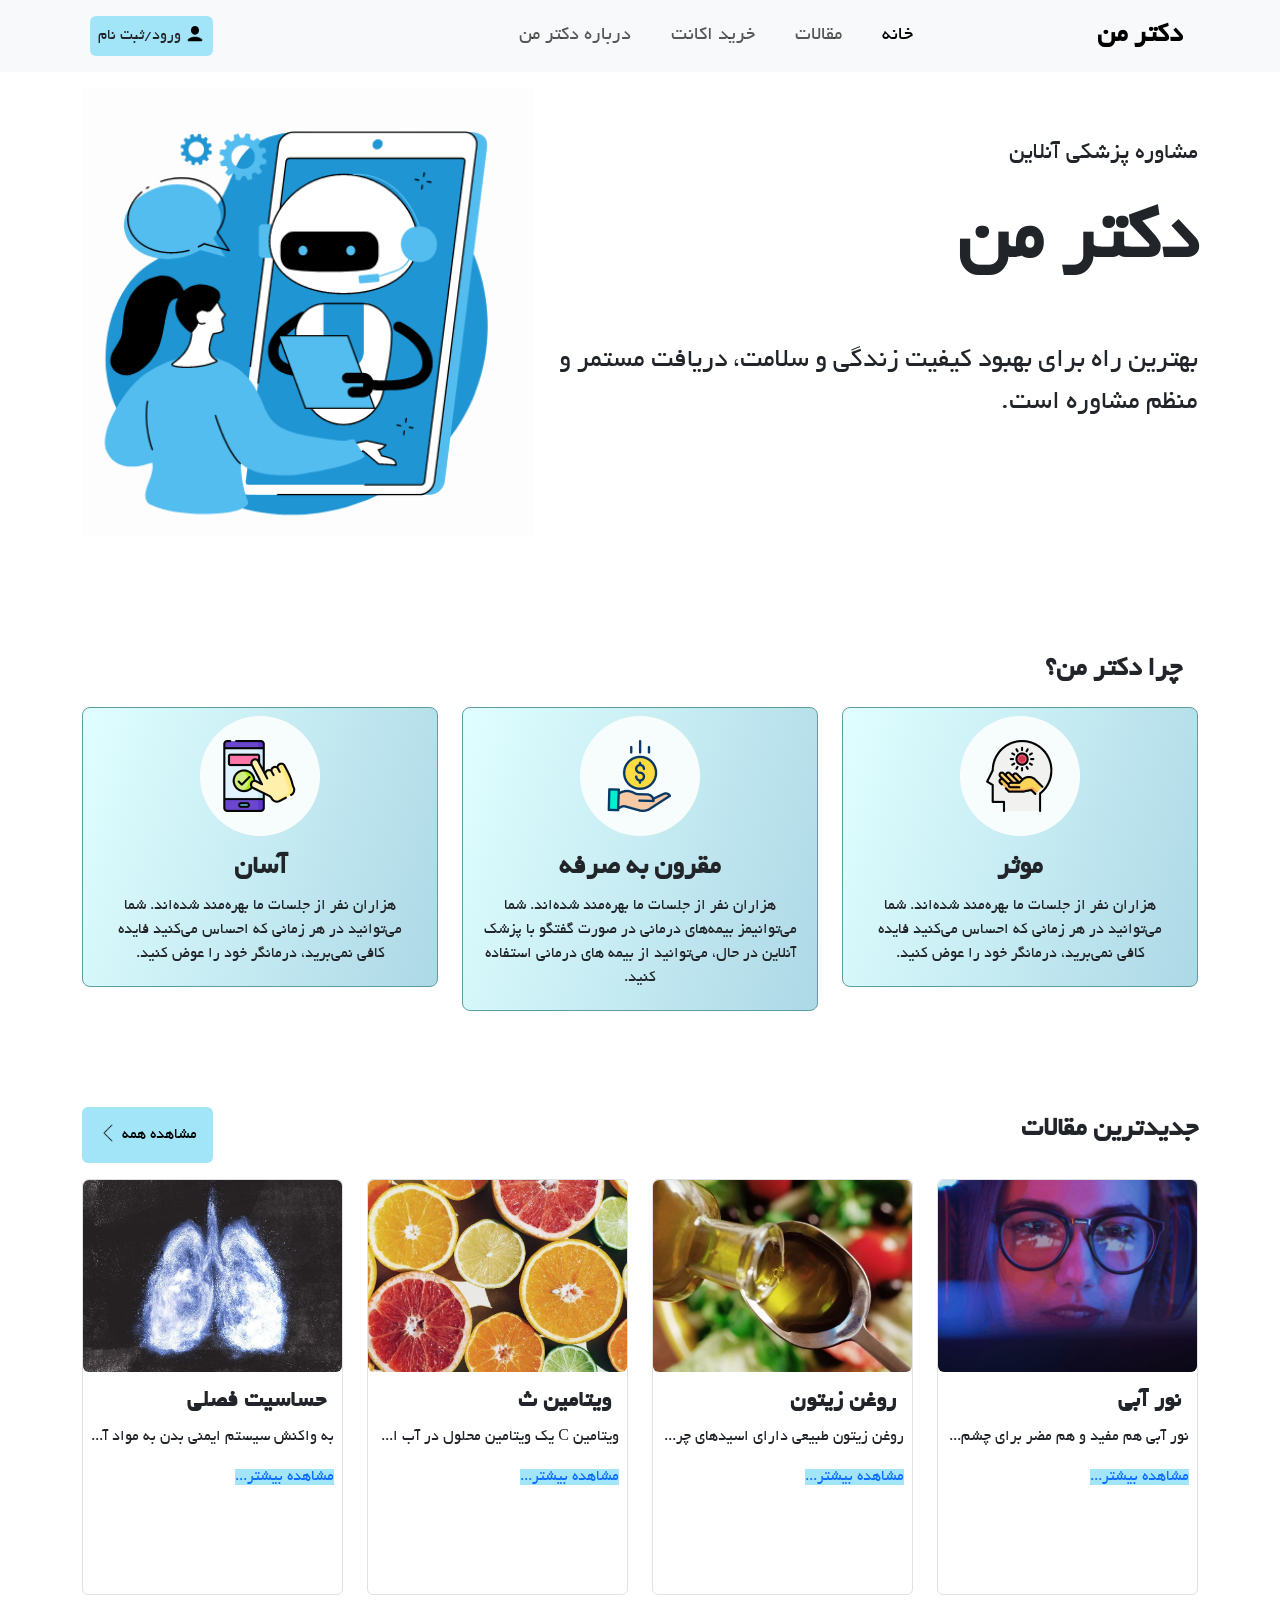
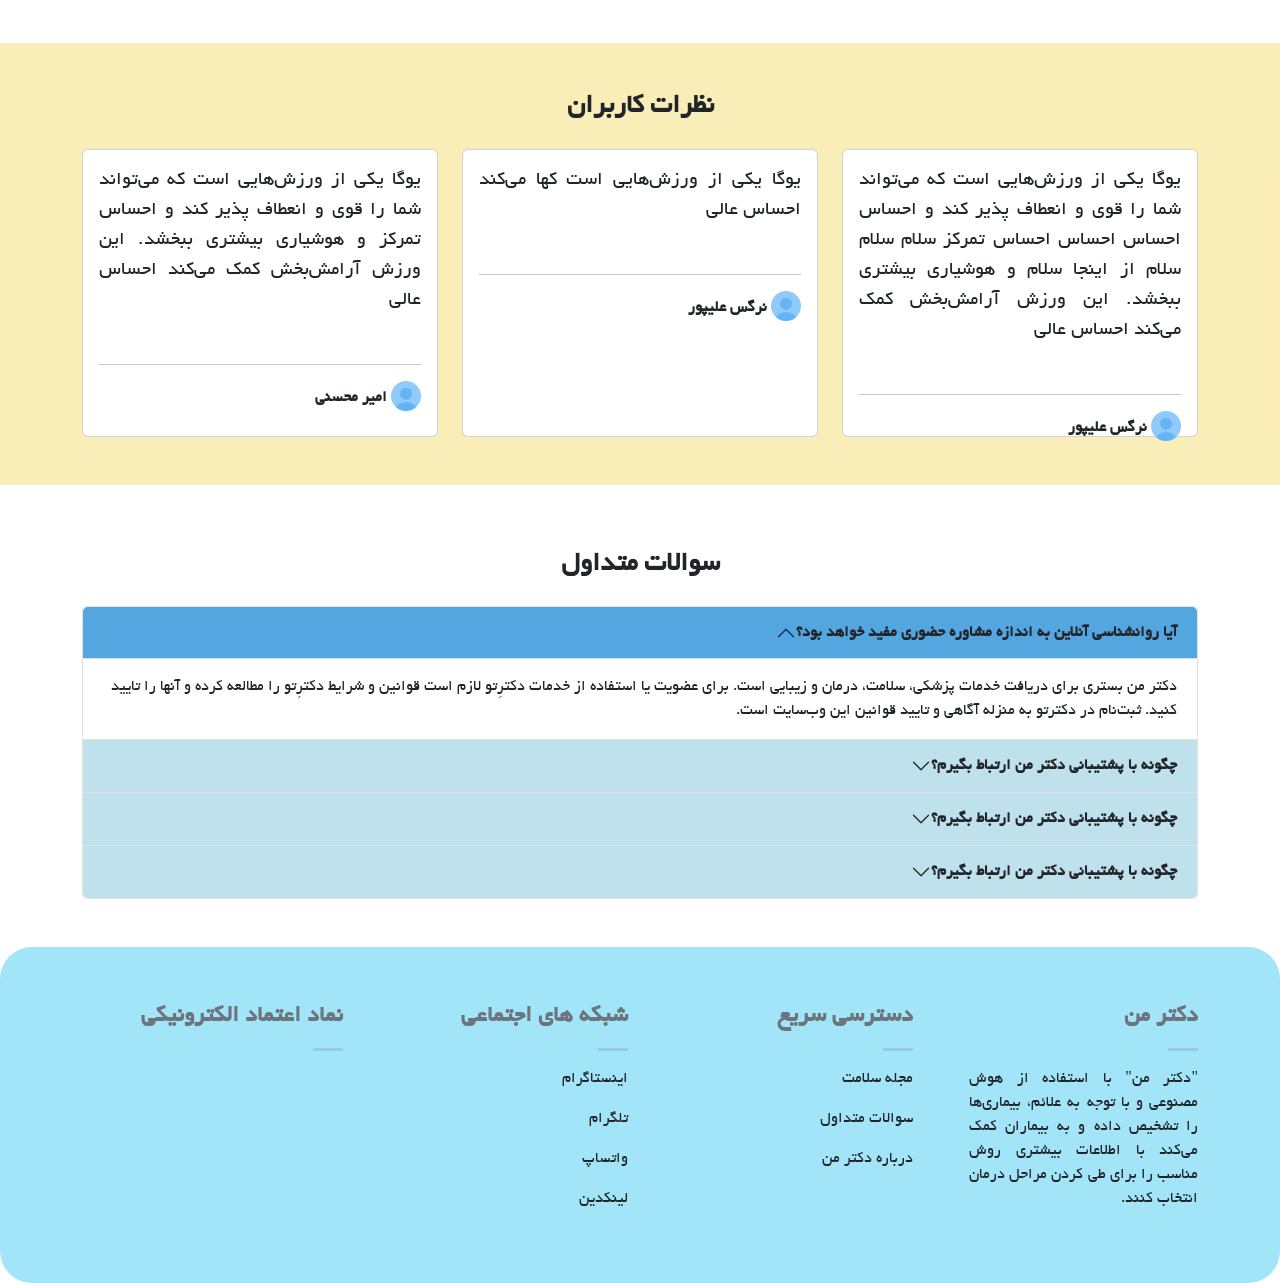
<file: index.html>
<!DOCTYPE html>
<html lang="fa">
<head>
    <meta charset="UTF-8">
    <meta name="viewport" content="width=device-width, initial-scale=1.0">
    <link href="https://cdn.jsdelivr.net/npm/bootstrap@5.3.3/dist/css/bootstrap.min.css" rel="stylesheet" integrity="sha384-QWTKZyjpPEjISv5WaRU9OFeRpok6YctnYmDr5pNlyT2bRjXh0JMhjY6hW+ALEwIH" crossorigin="anonymous">
    <link rel="stylesheet" href="css/style.css">
    <script src="jquery-3.7.1.min.js"></script>
    <title>Document</title>
</head>
<body>
    <script src="https://cdn.jsdelivr.net/npm/bootstrap@5.3.3/dist/js/bootstrap.bundle.min.js" integrity="sha384-YvpcrYf0tY3lHB60NNkmXc5s9fDVZLESaAA55NDzOxhy9GkcIdslK1eN7N6jIeHz" crossorigin="anonymous"></script>
    <script src="articles.js"></script>
  <header>
    <nav class="navbar navbar-expand-lg bg-body-tertiary">
      <div class="container-fluid container-xl">
        <button class="navbar-toggler" type="button" data-bs-toggle="collapse" data-bs-target="#navbarNavAltMarkup" aria-controls="navbarNavAltMarkup" aria-expanded="false" aria-label="Toggle navigation">
          <span class="navbar-toggler-icon"></span>
        </button>
        <a class="navbar-brand fs-3 fw-bold" href="#">
          دکتر من
        </a>
        <div class="d-lg-none">
          <a href="#" class="text-decoration-none">
            <img src="assets/images/user24.png" alt="">
          </a>
          <a href="#" class="text-decoration-none">
            <img src="assets/images/searcg24/icons8-search-24.png" alt="">
          </a>
        </div>
        <div class="collapse navbar-collapse justify-content-lg-between" id="navbarNavAltMarkup">
          <div class="navbar-nav gap-lg-4 w-75 justify-content-center">
            <a class="nav-link active fs-5" aria-current="page" href="docteroto.html">خانه</a>
            <a class="nav-link fs-5" href="articles.html">مقالات</a>
            <a class="nav-link fs-5" href="buyAccount.html">خرید اکانت</a>
            <!-- <a class="nav-link fs-5" href="#">تماس با ما</a> -->
            <a class="nav-link fs-5" href="AboutDoctoreTo.html">درباره دکتر من</a>
          </div>
          <div class="enter">
            <a href="login.html" class="enter_register text-dark p-2 rounded fs-6 m-2 d-none d-lg-inline-block">
              <img src="assets/images/icons8-user-30.png" width="20px" alt="">
                ورود/ثبت نام
            </a>
          </div>
        </div>


      </div>
    </nav>

    <div class="container-fluid container-xl">
      <div class="row">
        <div class="col-lg-7 col-12">
          <div>
            <p class="fw-light fs-4 mt-5 text-center text-lg-end pt-3">
              مشاوره پزشکی آنلاین
            </p>
            <h1 class="fw-bold title_main_header my-4 text-center text-lg-end">دکتر من</h1>
            <div class="d-lg-none">
              <div>
                <img src="assets/images/col.PNG" class="w-100 main_img justify-content-center">
              </div>
            </div>
            <p class="fw-light fs-3 text-center text-lg-end mt-5">بهترین راه برای بهبود کیفیت زندگی و سلامت، دریافت مستمر و منظم مشاوره است.</p>
          </div>
          <!-- <div class="mt-4 text-center text-lg-end">
            <a href="gpt.html" class="w-10 p-2 ms-3 align-items-center justify-content-center get_consult border border-2 rounded fs-4 fw-bold ">
                دریافت مشاوره
            </a>
            <a href="#" class="w-10 p-2 align-items-center justify-content-center get_consult border border-2 rounded fs-4 fw-bold">
              بیشتر بدانید 
          </a>
          </div> -->
        </div>
        <div class="col-lg-5 col-12 d-none d-lg-block">
          <div>
            <img src="assets/images/col.PNG" class="w-100 main_img justify-content-center pb-5 pt-3">
          </div>
        </div>
      </div>
    </div>
  </header>

  <main>
    <!-- properties -->
    <div class="container-fluid container-xl pb-5 pt-5">
      <div class="header_container_title fs-3 fw-bold p-3">چرا دکتر من؟</div>
      <div class="row row-gap-5">
        <div class="col-12 col-lg-4">
          <div class="box_property mb-1 m-lg-0 box_property_1 d-flex flex-column justify-content-center text-center rounded-3 pt-0">
            <div class="icon_property mb-3">
              <img src="assets/images/effi.png" class="mt-2"  alt="">
            </div>
            <h1 class="fs-3 fw-bold mb-2">موثر</h1>
            <p class="fs-6 lh-md mb-0">هزاران نفر از جلسات ما بهره‌مند شده‌اند. شما می‌توانید در هر زمانی که احساس می‌کنید فایده کافی نمی‌برید، درمانگر خود را عوض کنید.</p>
          </div>
        </div>
        <div class="col-12 col-lg-4">
          <div class="box_property mb-3 m-lg-0 box_property_1 d-flex flex-column justify-content-center text-center rounded-3 pt-0">
            <div class="icon_property mb-3">
              <img src="assets/images/cost.png" class="mt-2" alt="">
            </div>
            <h1 class="fs-3 fw-bold mb-2">مقرون به صرفه</h1>
            <p class="fs-6 lh-md mb-0">هزاران نفر از جلسات ما بهره‌مند شده‌اند. شما می‌توانیمز بیمه‌های درمانی
              در صورت گفتگو با پزشک آنلاین در حال، می‌توانید از بیمه های درمانی استفاده کنید.</p>
          </div>
        </div>
        <div class="col-12 col-lg-4">
          <div class="box_property mb-3 m-lg-0 box_property_1 d-flex flex-column justify-content-center text-center rounded-3 pt-0">
            <div class="icon_property mb-3">
              <img src="assets/images/easy.png" class="mt-2"  alt="">
            </div>
            <h1 class="fs-3 fw-bold mb-2">آسان</h1>
            <p class="fs-6 lh-md mb-0">هزاران نفر از جلسات ما بهره‌مند شده‌اند. شما می‌توانید در هر زمانی که احساس می‌کنید فایده کافی نمی‌برید، درمانگر خود را عوض کنید.</p>
          </div>
        </div>
      </div>
    </div>

    <!-- articles -->
    <div class="container-fluid container-xl">
      <div class="header_container_title d-flex justify-content-between align-items-center mt-5 mb-3">        
        <div class="">
          <h5 class=" fs-3 fw-bold">جدیدترین مقالات</h5>
        </div>
        <div class="more rounded rounded-2 p-3">
          <a href="articles.html" class="check_more text-black">
            <span>مشاهده همه</span>
            <img src="assets/images/icons8-arrow-50.png" width="20px" height="20px">
          </a>
        </div>
      </div>
      <div class="header_container_boxes">
        <div class="row row-gap-5" id="articles">
        </div>
      </div>
    </div>

    <!-- comments -->
    <div class="comments pb-5">
      <div class="container-fluid container-xl">
        <div class="header_container_title text-center align-items-center mt-5 mb-4">  
          <h5 class="fs-3 fw-bold pt-5">نظرات کاربران</h5>      
        </div>
        <div class="header_container_boxes">
          <div class="row row-gap-5" , id="comments">
            <div class="col-12 col-lg-4">
              <div class="card" style="width: 100%; height: 18rem">
                <div class="card-body">
                  <p class="card-text mb-5 fs-5">یوگا یکی از ورزش‌هایی است که می‌تواند شما را قوی و انعطاف پذیر کند و احساس احساس احساس احساس تمرکز سلام سلام سلام از اینجا سلام و هوشیاری بیشتری ببخشد. این ورزش آرامش‌بخش کمک می‌کند احساس عالی</p>
                  <hr>
                  <img src="assets/images/icons8-test-account-48.png" width="30px" alt="">
                  <span class="fw-bold">نرگس علیپور</span>
                </div>
              </div>
            </div>
            <div class="col-12 col-lg-4">
              <div class="card" style="width: 100%; height: 18rem">
                <div class="card-body">
                  <p class="card-text mb-5 fs-5">یوگا یکی از ورزش‌هایی است کها می‌کند احساس عالی</p>
                  <hr>
                  <img src="assets/images/icons8-test-account-48.png" width="30px" alt="">
                  <span class="fw-bold">نرگس علیپور</span>
                </div>
              </div>
            </div>
            <div class="col-12 col-lg-4">
              <div class="card" style="width: 100%; height: 18rem">
                <div class="card-body">
                  <p class="card-text mb-5 fs-5">یوگا یکی از ورزش‌هایی است که می‌تواند شما را قوی و انعطاف پذیر کند و احساس تمرکز و هوشیاری بیشتری ببخشد. این ورزش آرامش‌بخش کمک می‌کند احساس عالی</p>
                  <hr>
                  <img src="assets/images/icons8-test-account-48.png" width="30px" alt="">
                  <span class="fw-bold">امیر محسنی</span>
                </div>
              </div>
            </div>
          </div>
        </div>
      </div>
    </div>

    <!-- questions -->
    <div class="questions pb-5">
      <div class="container-fluid container-xl">
        <div class="header_container_title text-center align-items-center mt-5 mb-4">  
          <h5 class="fs-3 fw-bold pt-3" id="questions">سوالات متداول</h5>      
        </div>
        <div class="header_container_boxes">
          <div class="accordion" id="accordionPanelsStayOpenExample">
            <div class="accordion-item">
              <h2 class="accordion-header">
                <button class="accordion-button text-dark fw-bold" type="button" data-bs-toggle="collapse" data-bs-target="#panelsStayOpen-collapseOne" aria-expanded="true" aria-controls="panelsStayOpen-collapseOne">
                  آیا روانشناسی آنلاین به اندازه مشاوره حضوری مفید خواهد بود؟
                </button>
              </h2>
              <div id="panelsStayOpen-collapseOne" class="accordion-collapse collapse show">
                <div class="accordion-body">
                  دکتر من بستری برای دریافت خدمات پزشکی، سلامت، درمان و زیبایی است. برای عضویت یا استفاده از خدمات دکترِتو لازم است قوانین و شرایط دکترِتو را مطالعه کرده و آنها را تایید کنید. ثبت‌نام در دکترتو به منزله آگاهی و تایید قوانین این وب‌سایت است.
                </div>
              </div>
            </div>
            <div class="accordion-item">
              <h2 class="accordion-header">
                <button class="accordion-button collapsed text-dark fw-bold" type="button" data-bs-toggle="collapse" data-bs-target="#panelsStayOpen-collapseTwo" aria-expanded="false" aria-controls="panelsStayOpen-collapseTwo">
                  چگونه با پشتیبانی دکتر من ارتباط بگیرم؟
                </button>
              </h2>
              <div id="panelsStayOpen-collapseTwo" class="accordion-collapse collapse">
                <div class="accordion-body">
                  .دکتر من بستری برای دریافت خدمات پزشکی، سلامت، درمان و زیبایی است. برای عضویت یا استفاده از خدمات دکترِتو لازم است قوانین و شرایط دکترِتو را مطالعه کرده و آنها را تایید کنید. ثبت‌نام در دکترتو به منزله آگاهی و تایید قوانین این وب‌سایت است
                </div>
              </div>
            </div>
            <div class="accordion-item">
              <h2 class="accordion-header">
                <button class="accordion-button collapsed text-dark fw-bold" type="button" data-bs-toggle="collapse" data-bs-target="#panelsStayOpen-collapseThree" aria-expanded="false" aria-controls="panelsStayOpen-collapseThree">
                  چگونه با پشتیبانی دکتر من ارتباط بگیرم؟
                </button>
              </h2>
              <div id="panelsStayOpen-collapseThree" class="accordion-collapse collapse">
                <div class="accordion-body">
                  دکتر من بستری برای دریافت خدمات پزشکی، سلامت، درمان و زیبایی است. برای عضویت یا استفاده از خدمات دکترِتو لازم است قوانین و شرایط دکترِتو را مطالعه کرده و آنها را تایید کنید. ثبت‌نام در دکترتو به منزله آگاهی و تایید قوانین این وب‌سایت است.
                </div>
              </div>
            </div>
            <div class="accordion-item">
              <h2 class="accordion-header">
                <button class="accordion-button collapsed text-dark fw-bold" type="button" data-bs-toggle="collapse" data-bs-target="#panelsStayOpen-collapseFour" aria-expanded="false" aria-controls="panelsStayOpen-collapseFour">
                  چگونه با پشتیبانی دکتر من ارتباط بگیرم؟
                </button>
              </h2>
              <div id="panelsStayOpen-collapseFour" class="accordion-collapse collapse">
                <div class="accordion-body">
                  دکتر من بستری برای دریافت خدمات پزشکی، سلامت، درمان و زیبایی است. برای عضویت یا استفاده از خدمات دکترِتو لازم است قوانین و شرایط دکترِتو را مطالعه کرده و آنها را تایید کنید. ثبت‌نام در دکترتو به منزله آگاهی و تایید قوانین این وب‌سایت است.
                </div>
              </div>
            </div>
          </div>
        </div>
      </div>
    </div>

  </main>

  <footer>
    <div class="footer rounded-5 p-2">
      <div class="container-fluid container-xl mb-5 mt-5">
        <div class="row">
          <div class="col-12 col-lg-3">
            <ul>
              <li>
                <h4 class="fw-bold fs-4 text-secondary mb-3">دکتر من</h4>
                <div class="divider"></div>
              </li>
              <li>
                <p class="footer_info lh-md">"دکتر من" با استفاده از هوش مصنوعی و با توجه به علائم، بیماری‌ها را تشخیص داده و به بیماران کمک می‌کند با اطلاعات بیشتری روش مناسب را برای طی کردن مراحل درمان انتخاب کنند.</p>
              </li>
            </ul>
          </div>
          <div class="col-6 col-lg-3">
            <ul>
              <li>
                <h4 class="fw-bold fs-4 text-secondary mb-3">دسترسی سریع</h4>
                <div class="divider"></div>
              </li>
              <li>
                <a href="articles.html" class="text-dark mb-3 d-block">مجله سلامت</a>
              </li>
              <li>
                <a href="#questions" class="text-dark mb-3 d-block">سوالات متداول</a>
              </li>
              <li>
                <a href="AboutDoctoreTo.html" class="text-dark mb-3 d-block">درباره دکتر من</a>
              </li>
            </ul>
          </div>
          <div class="col-6 col-lg-3">
            <ul>
              <li>
                <h4 class="fw-bold fs-4 text-secondary mb-3">شبکه های اجتماعی</h4>
                <div class="divider"></div>
              </li>
              <li>
                <a href="" class="text-dark mb-3 d-block">اینستاگرام</a>
              </li>
              <li>
                <a href="" class="text-dark mb-3 d-block">تلگرام</a>
              </li>
              <li>
                <a href="" class="text-dark mb-3 d-block">واتساپ</a>
              </li>
              <li>
                <a href="" class="text-dark mb-3 d-block">لینکدین</a>
              </li>
            </ul>
          </div>
          <div class="col-6 col-lg-3">
            <ul>
              <li>
                <h4 class="fw-bold fs-4 text-secondary mb-3">نماد اعتماد الکترونیکی</h4>
                <div class="divider"></div>
              </li>
            </ul>
          </div>
        </div>
      </div>
    </div>
  </footer>

</body>
</html>
</file>
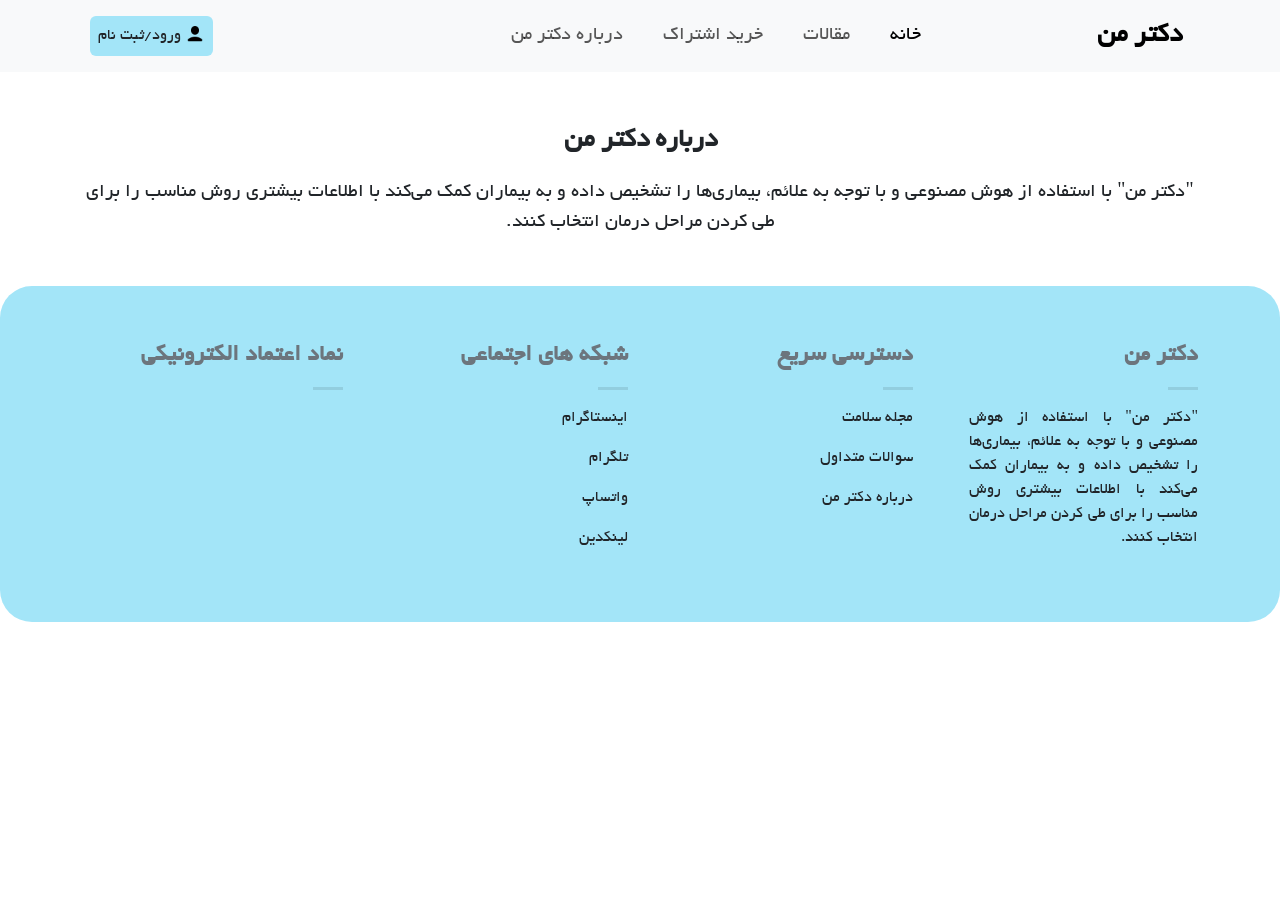
<file: AboutDoctoreTo.html>
<!DOCTYPE html>
<html lang="fa">
  <head>
    <meta charset="UTF-8" />
    <meta name="viewport" content="width=device-width, initial-scale=1.0" />
    <link
      href="https://cdn.jsdelivr.net/npm/bootstrap@5.3.3/dist/css/bootstrap.min.css"
      rel="stylesheet"
      integrity="sha384-QWTKZyjpPEjISv5WaRU9OFeRpok6YctnYmDr5pNlyT2bRjXh0JMhjY6hW+ALEwIH"
      crossorigin="anonymous"
    />
    <link rel="stylesheet" href="css/style.css" />
    <script src="jquery-3.7.1.min.js"></script>
    <title>Document</title>
  </head>
  <body>
    <script
      src="https://cdn.jsdelivr.net/npm/bootstrap@5.3.3/dist/js/bootstrap.bundle.min.js"
      integrity="sha384-YvpcrYf0tY3lHB60NNkmXc5s9fDVZLESaAA55NDzOxhy9GkcIdslK1eN7N6jIeHz"
      crossorigin="anonymous"
    ></script>
    <script src="articles.js"></script>
    <header>
      <nav class="navbar navbar-expand-lg bg-body-tertiary">
        <div class="container-fluid container-xl">
          <button
            class="navbar-toggler"
            type="button"
            data-bs-toggle="collapse"
            data-bs-target="#navbarNavAltMarkup"
            aria-controls="navbarNavAltMarkup"
            aria-expanded="false"
            aria-label="Toggle navigation"
          >
            <span class="navbar-toggler-icon"></span>
          </button>
          <a class="navbar-brand fs-3 fw-bold" href="#"> دکتر من </a>
          <div class="d-lg-none">
            <a href="#" class="text-decoration-none">
              <img src="assets/images/user24.png" alt="" />
            </a>
            <a href="#" class="text-decoration-none">
              <img src="assets/images/searcg24/icons8-search-24.png" alt="" />
            </a>
          </div>
          <div
            class="collapse navbar-collapse justify-content-lg-between"
            id="navbarNavAltMarkup"
          >
            <div class="navbar-nav gap-lg-4 w-75 justify-content-center">
              <a class="nav-link active fs-5" aria-current="page" href="index.html"
                >خانه</a
              >
              <a class="nav-link fs-5" href="articles.html">مقالات</a>
              <a class="nav-link fs-5" href="buyAccount.html">خرید اشتراک</a>
              <!-- <a class="nav-link fs-5" href="#">تماس با ما</a> -->
              <a class="nav-link fs-5" href="AboutDoctoreTo.html">درباره دکتر من</a>
            </div>
            <div class="enter">
              <a href="login.html" class="enter_register text-dark p-2 rounded fs-6 m-2 d-none d-lg-inline-block">
                <img src="assets/images/icons8-user-30.png" width="20px" alt="">
                  ورود/ثبت نام
              </a>
            </div>
          </div>
        </div>
      </nav>
    </header>

    <main>
      <div class="container-fluid container-xl">
        <div class="my-5">
          <p class="fs-3 fw-bold text-center">درباره دکتر من</p>
          <p  class="fs-5 text-center">
            "دکتر من" با استفاده از هوش مصنوعی و با توجه به علائم، بیماری‌ها را
            تشخیص داده و به بیماران کمک می‌کند با اطلاعات بیشتری روش مناسب را
            برای طی کردن مراحل درمان انتخاب کنند.
          </p>
        </div>
      </div>
    </main>

    <footer>
      <div class="footer rounded-5 p-2">
        <div class="container-fluid container-xl mb-5 mt-5">
          <div class="row">
            <div class="col-12 col-lg-3">
              <ul>
                <li>
                  <h4 class="fw-bold fs-4 text-secondary mb-3">دکتر من</h4>
                  <div class="divider"></div>
                </li>
                <li>
                  <p class="footer_info lh-md">
                    "دکتر من" با استفاده از هوش مصنوعی و با توجه به علائم،
                    بیماری‌ها را تشخیص داده و به بیماران کمک می‌کند با اطلاعات
                    بیشتری روش مناسب را برای طی کردن مراحل درمان انتخاب کنند.
                  </p>
                </li>
              </ul>
            </div>
            <div class="col-6 col-lg-3">
              <ul>
                <li>
                  <h4 class="fw-bold fs-4 text-secondary mb-3">دسترسی سریع</h4>
                  <div class="divider"></div>
                </li>
                <li>
                  <a href="" class="text-dark mb-3 d-block">مجله سلامت</a>
                </li>
                <li>
                  <a href="index.html" class="text-dark mb-3 d-block">سوالات متداول</a>
                </li>
                <li>
                  <a href="AboutDoctoreTo.html" class="text-dark mb-3 d-block">درباره دکتر من</a>
                </li>
              </ul>
            </div>
            <div class="col-6 col-lg-3">
              <ul>
                <li>
                  <h4 class="fw-bold fs-4 text-secondary mb-3">
                    شبکه های اجتماعی
                  </h4>
                  <div class="divider"></div>
                </li>
                <li>
                  <a href="" class="text-dark mb-3 d-block">اینستاگرام</a>
                </li>
                <li>
                  <a href="" class="text-dark mb-3 d-block">تلگرام</a>
                </li>
                <li>
                  <a href="" class="text-dark mb-3 d-block">واتساپ</a>
                </li>
                <li>
                  <a href="" class="text-dark mb-3 d-block">لینکدین</a>
                </li>
              </ul>
            </div>
            <div class="col-6 col-lg-3">
              <ul>
                <li>
                  <h4 class="fw-bold fs-4 text-secondary mb-3">
                    نماد اعتماد الکترونیکی
                  </h4>
                  <div class="divider"></div>
                </li>
              </ul>
            </div>
          </div>
        </div>
      </div>
    </footer>
  </body>
</html>
</file>
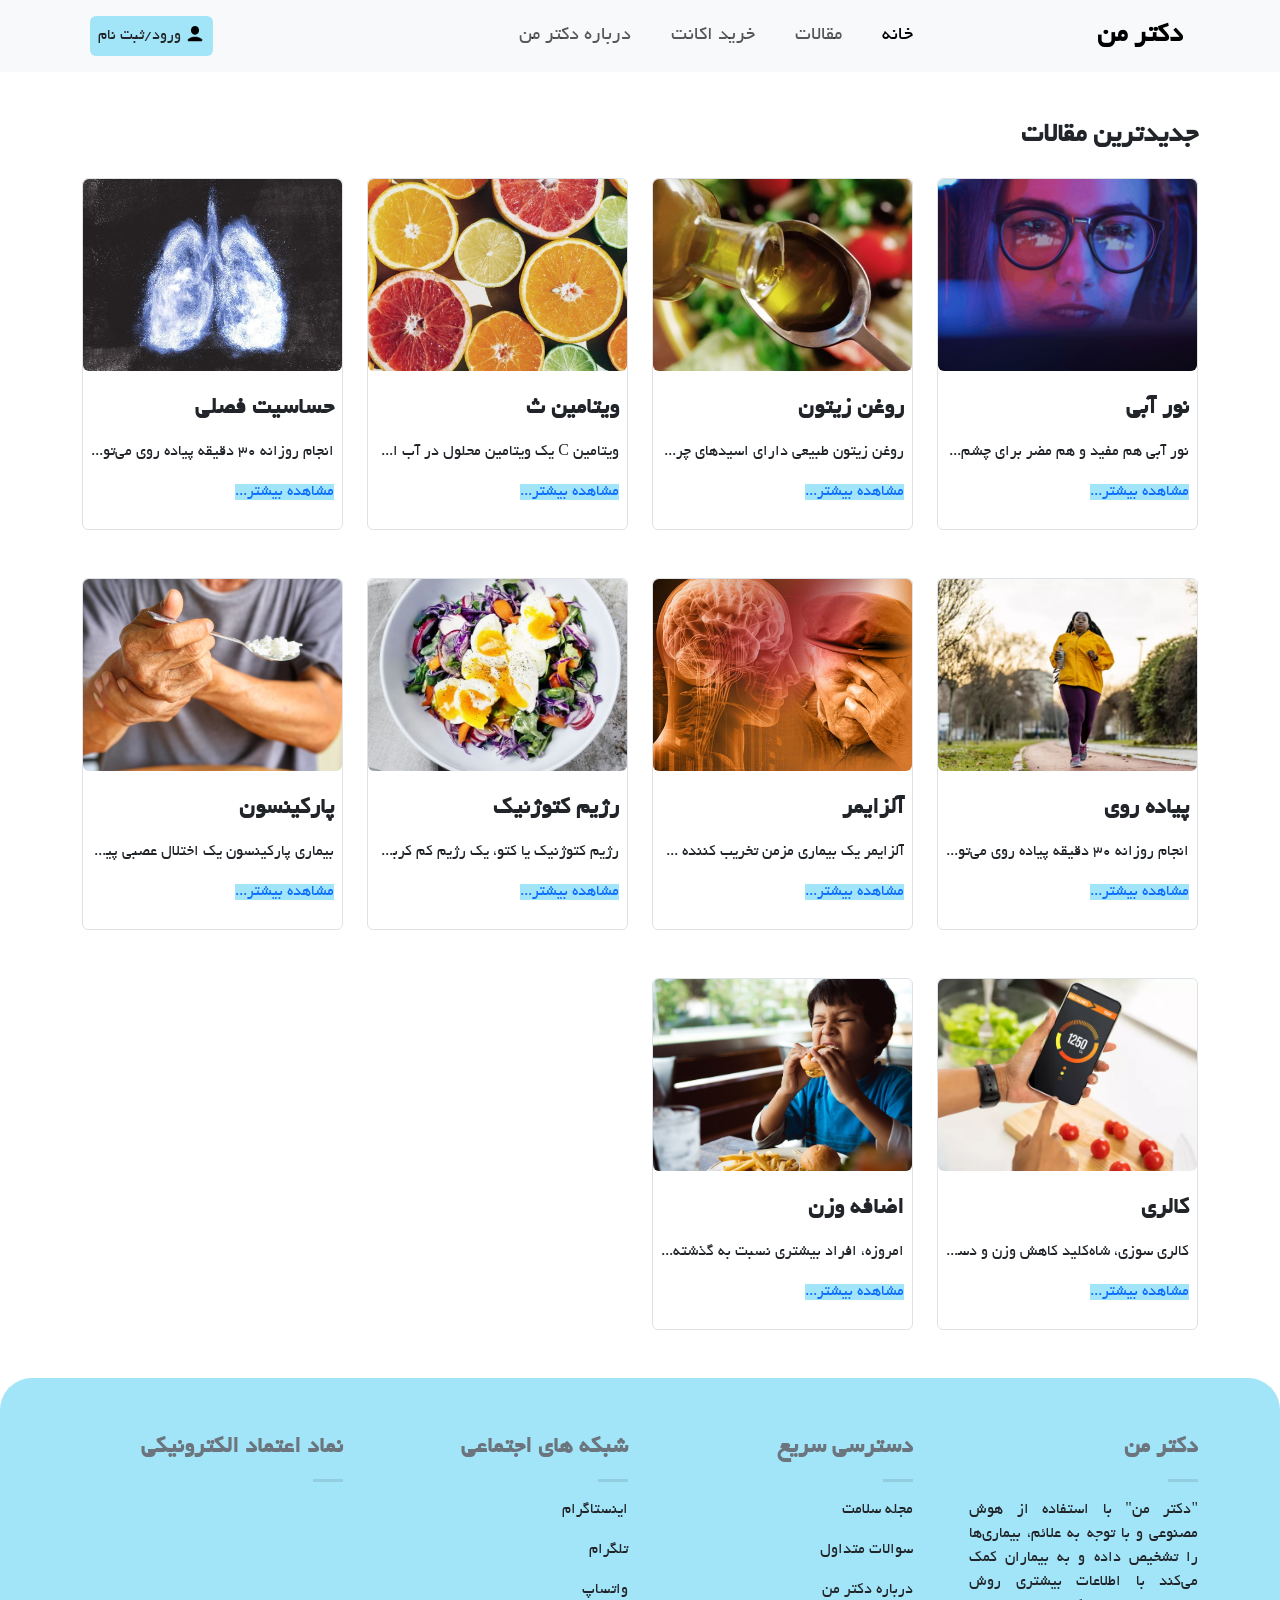
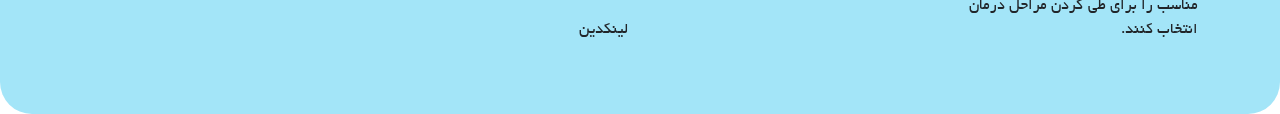
<file: articles.html>
<!DOCTYPE html>
<html lang="en">
<head>
    <meta charset="UTF-8">
    <meta name="viewport" content="width=device-width, initial-scale=1.0">
    <link href="https://cdn.jsdelivr.net/npm/bootstrap@5.3.3/dist/css/bootstrap.min.css" rel="stylesheet" integrity="sha384-QWTKZyjpPEjISv5WaRU9OFeRpok6YctnYmDr5pNlyT2bRjXh0JMhjY6hW+ALEwIH" crossorigin="anonymous">
    <link rel="stylesheet" href="css/style.css">
    <script src="jquery-3.7.1.min.js"></script>
    <title>Document</title>
</head>
<body>
    <script src="https://cdn.jsdelivr.net/npm/bootstrap@5.3.3/dist/js/bootstrap.bundle.min.js" integrity="sha384-YvpcrYf0tY3lHB60NNkmXc5s9fDVZLESaAA55NDzOxhy9GkcIdslK1eN7N6jIeHz" crossorigin="anonymous"></script>
    <script src="articlesMORE.js"></script>

  <header>
    <nav class="navbar navbar-expand-lg bg-body-tertiary">
      <div class="container-fluid container-xl">
        <button class="navbar-toggler" type="button" data-bs-toggle="collapse" data-bs-target="#navbarNavAltMarkup" aria-controls="navbarNavAltMarkup" aria-expanded="false" aria-label="Toggle navigation">
          <span class="navbar-toggler-icon"></span>
        </button>
        <a class="navbar-brand fs-3 fw-bold" href="index.html">
          دکتر من
        </a>
        <div class="d-lg-none">
          <a href="#" class="text-decoration-none">
            <img src="assets/images/user24.png" alt="">
          </a>
          <a href="#" class="text-decoration-none">
            <img src="assets/images/searcg24/icons8-search-24.png" alt="">
          </a>
        </div>
        <div class="collapse navbar-collapse justify-content-lg-between" id="navbarNavAltMarkup">
          <div class="navbar-nav gap-lg-4 w-75 justify-content-center">
            <a class="nav-link active fs-5" aria-current="page" href="index.html">خانه</a>
            <a class="nav-link fs-5" href="articles.html">مقالات</a>
            <a class="nav-link fs-5" href="buyAccount.html">خرید اکانت</a>
            <!-- <a class="nav-link fs-5" href="#">تماس با ما</a> -->
            <a class="nav-link fs-5" href="AboutDoctoreTo.html">درباره دکتر من</a>
          </div>
          <div class="enter">
            <a href="login.html" class="enter_register text-dark p-2 rounded fs-6 m-2 d-none d-lg-inline-block">
              <img src="assets/images/icons8-user-30.png" width="20px" alt="">
                ورود/ثبت نام
            </a>
          </div>
        </div>


      </div>
    </nav>
  </header>

  <main>

    <!-- articles -->
    <div class="container-fluid container-xl">
      <div class="header_container_title d-flex justify-content-between align-items-center mt-5 mb-3">        
        <div class="">
          <h5 class=" fs-3 fw-bold">جدیدترین مقالات</h5>
        </div>

      </div>
      <div class="header_container_boxes pb-5">
        <div class="row row-gap-5" id="articles">
          
        </div>
      </div>
    </div>


  </main>

  <footer>
    <div class="footer rounded-5 p-2">
      <div class="container-fluid container-xl mb-5 mt-5">
        <div class="row">
          <div class="col-12 col-lg-3">
            <ul>
              <li>
                <h4 class="fw-bold fs-4 text-secondary mb-3">دکتر من</h4>
                <div class="divider"></div>
              </li>
              <li>
                <p class="footer_info lh-md">"دکتر من" با استفاده از هوش مصنوعی و با توجه به علائم، بیماری‌ها را تشخیص داده و به بیماران کمک می‌کند با اطلاعات بیشتری روش مناسب را برای طی کردن مراحل درمان انتخاب کنند.</p>
              </li>
            </ul>
          </div>
          <div class="col-6 col-lg-3">
            <ul>
              <li>
                <h4 class="fw-bold fs-4 text-secondary mb-3">دسترسی سریع</h4>
                <div class="divider"></div>
              </li>
              <li>
                <a href="articles.html" class="text-dark mb-3 d-block">مجله سلامت</a>
              </li>
              <li>
                <a href="index.html" class="text-dark mb-3 d-block">سوالات متداول</a>
              </li>
              <li>
                <a href="AboutDoctoreTo.html" class="text-dark mb-3 d-block">درباره دکتر من</a>
              </li>
            </ul>
          </div>
          <div class="col-6 col-lg-3">
            <ul>
              <li>
                <h4 class="fw-bold fs-4 text-secondary mb-3">شبکه های اجتماعی</h4>
                <div class="divider"></div>
              </li>
              <li>
                <a href="" class="text-dark mb-3 d-block">اینستاگرام</a>
              </li>
              <li>
                <a href="" class="text-dark mb-3 d-block">تلگرام</a>
              </li>
              <li>
                <a href="" class="text-dark mb-3 d-block">واتساپ</a>
              </li>
              <li>
                <a href="" class="text-dark mb-3 d-block">لینکدین</a>
              </li>
            </ul>
          </div>
          <div class="col-6 col-lg-3">
            <ul>
              <li>
                <h4 class="fw-bold fs-4 text-secondary mb-3">نماد اعتماد الکترونیکی</h4>
                <div class="divider"></div>
              </li>
            </ul>
          </div>
        </div>
      </div>
    </div>
  </footer>

</body>
</html>
</file>
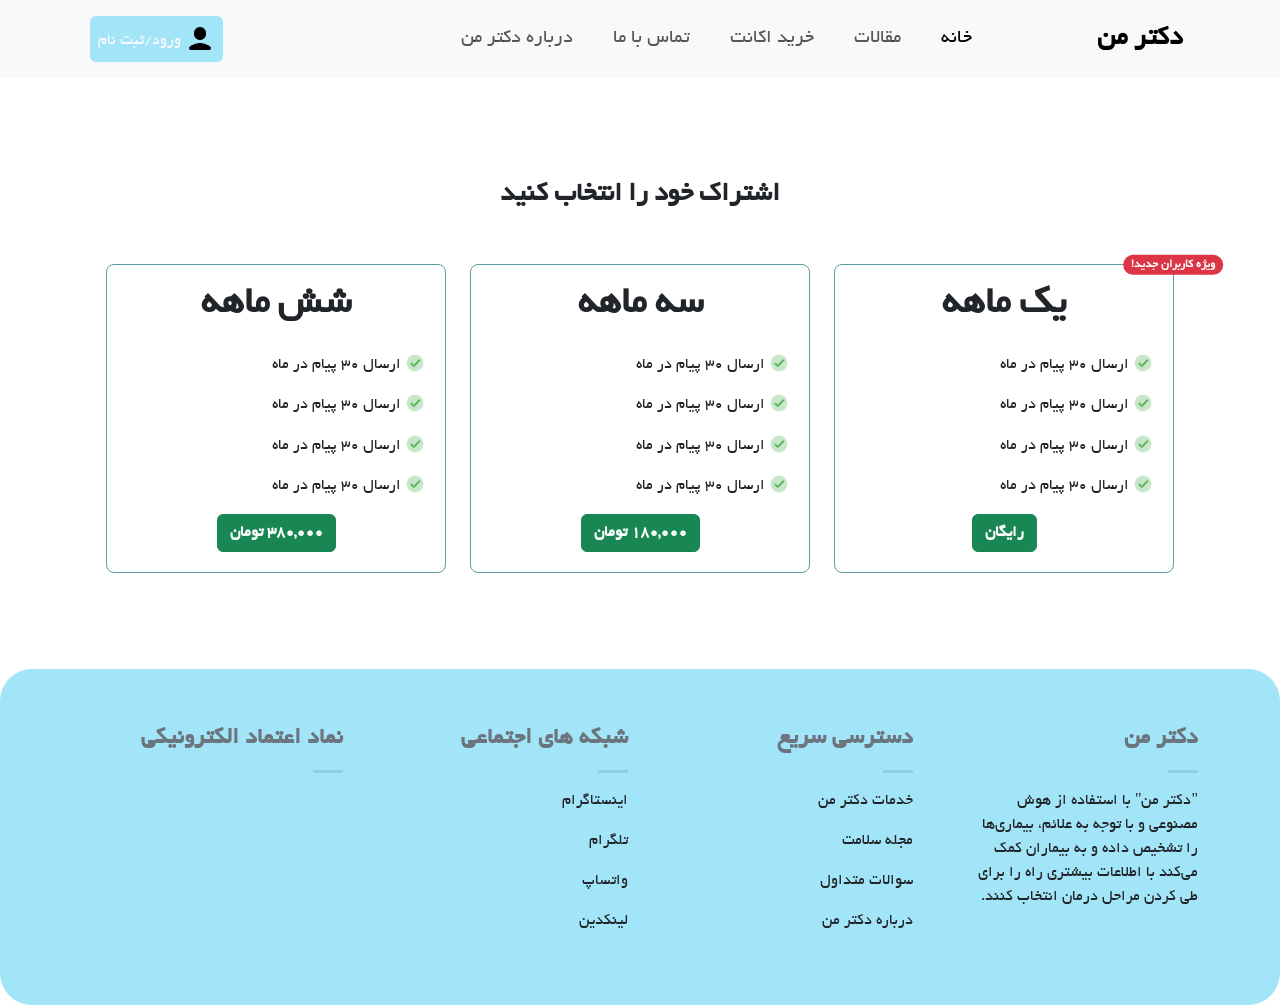
<file: buyAccount.html>
<!DOCTYPE html>
<html lang="en">
<head>
    <meta charset="UTF-8">
    <meta name="viewport" content="width=device-width, initial-scale=1.0">
    <link href="https://cdn.jsdelivr.net/npm/bootstrap@5.3.3/dist/css/bootstrap.min.css" rel="stylesheet" integrity="sha384-QWTKZyjpPEjISv5WaRU9OFeRpok6YctnYmDr5pNlyT2bRjXh0JMhjY6hW+ALEwIH" crossorigin="anonymous">
    <link rel="stylesheet" href="css/style.css">
    <script src="jquery-3.7.1.min.js"></script>
    <title>Document</title>
</head>
<body>
    <script src="https://cdn.jsdelivr.net/npm/bootstrap@5.3.3/dist/js/bootstrap.bundle.min.js" integrity="sha384-YvpcrYf0tY3lHB60NNkmXc5s9fDVZLESaAA55NDzOxhy9GkcIdslK1eN7N6jIeHz" crossorigin="anonymous"></script>

  <header>
    <nav class="navbar navbar-expand-lg bg-body-tertiary">
      <div class="container-fluid container-xl">
        <button class="navbar-toggler" type="button" data-bs-toggle="collapse" data-bs-target="#navbarNavAltMarkup" aria-controls="navbarNavAltMarkup" aria-expanded="false" aria-label="Toggle navigation">
          <span class="navbar-toggler-icon"></span>
        </button>
        <a class="navbar-brand fs-3 fw-bold" href="docteroto.html">
          دکتر من
        </a>
        <div class="d-lg-none">
          <a href="#" class="text-decoration-none">
            <img src="assets/images/user24.png" alt="">
          </a>
          <a href="#" class="text-decoration-none">
            <img src="assets/images/searcg24/icons8-search-24.png" alt="">
          </a>
        </div>
        <div class="collapse navbar-collapse justify-content-lg-between" id="navbarNavAltMarkup">
          <div class="navbar-nav gap-lg-4 w-75 justify-content-center">
            <a class="nav-link active fs-5" aria-current="page" href="docteroto.html">خانه</a>
            <a class="nav-link fs-5" href="MoreArticles.html">مقالات</a>
            <a class="nav-link fs-5" href="#">خرید اکانت</a>
            <a class="nav-link fs-5" href="#">تماس با ما</a>
            <a class="nav-link fs-5" href="#">درباره دکتر من</a>
          </div>
          <div class="enter">
            <a href="login.html" class="enter_register text-light p-2 rounded fs-6 m-2 d-none d-lg-inline-block">
              <img src="assets/images/icons8-user-30.png" alt="">
                ورود/ثبت نام
            </a>
          </div>
        </div>


      </div>
    </nav>

   
  </header>

  <main>
    
    <div class="container-fluid container-xl pb-5 pt-5">
      <div class="container-fluid container-xl">
        <div class="container-fluid container-xl pb-5 pt-5">
            <div class="header_container_title fs-3 fw-bold pb-5 text-center">اشتراک خود را انتخاب کنید</div>
            <div class="row row-gap-5">
            <div class="col-12 col-lg-4">
                <div class="box_account position-relative mb-1 m-lg-0 box_account_1 d-flex flex-column justify-content-center text-center rounded-3 pt-0">
                    <div class="box_header p-3">
                        <h1 class="fs-1 fw-bold mb-2">یک ماهه</h1>
                    </div>
                    <span class="position-absolute top-0 start-100 translate-middle badge rounded-pill bg-danger">
                        ویژه کاربران جدید!
                    </span>
                    <div class="properties text-end">
                        <ul>

                            <li class="text-dark mb-3 d-block">
                                <img src="assets/images/done.png" width="20px" alt="">
                                ارسال 30 پیام در ماه
                            </li>
                            <li class="text-dark mb-3 d-block">
                                <img src="assets/images/done.png" width="20px" alt="">
                                ارسال 30 پیام در ماه
                            </li>
                            <li class="text-dark mb-3 d-block">
                                <img src="assets/images/done.png" width="20px" alt="">
                                ارسال 30 پیام در ماه
                            </li>
                            <li class="text-dark mb-3 d-block">
                                <img src="assets/images/done.png" width="20px" alt="">
                                ارسال 30 پیام در ماه
                            </li>
                        </ul>
                    </div>
                    <div>
                        <button class="btn btn-success fw-bold">رایگان</button>
                    </div>
                
                </div>
            </div>
            <div class="col-12 col-lg-4">
                <div class="box_account mb-1 m-lg-0 box_account_1 d-flex flex-column justify-content-center text-center rounded-3 pt-0">
                    <div class="box_header p-3">
                        <h1 class="fs-1 fw-bold mb-2">سه ماهه</h1>
                    </div>
                    <div class="properties text-end">
                        <ul>

                            <li class="text-dark mb-3 d-block">
                                <img src="assets/images/done.png" width="20px" alt="">
                                ارسال 30 پیام در ماه
                            </li>
                            <li class="text-dark mb-3 d-block">
                                <img src="assets/images/done.png" width="20px" alt="">
                                ارسال 30 پیام در ماه
                            </li>
                            <li class="text-dark mb-3 d-block">
                                <img src="assets/images/done.png" width="20px" alt="">
                                ارسال 30 پیام در ماه
                            </li>
                            <li class="text-dark mb-3 d-block">
                                <img src="assets/images/done.png" width="20px" alt="">
                                ارسال 30 پیام در ماه
                            </li>
                        </ul>
                    </div>
                    <div>
                        <button class="btn btn-success fw-bold">180,000 تومان</button>
                    </div>
                
                
                </div>
            </div>
            <div class="col-12 col-lg-4">
                <div class="box_account mb-1 m-lg-0 box_account_1 d-flex flex-column justify-content-center text-center rounded-3 pt-0">
                    <div class="box_header p-3">
                        <h1 class="fs-1 fw-bold mb-2">شش ماهه</h1>
                    </div>
                    <div class="properties text-end">
                        <ul>

                            <li class="text-dark mb-3 d-block">
                                <img src="assets/images/done.png" width="20px" alt="">
                                ارسال 30 پیام در ماه
                            </li>
                            <li class="text-dark mb-3 d-block">
                                <img src="assets/images/done.png" width="20px" alt="">
                                ارسال 30 پیام در ماه
                            </li>
                            <li class="text-dark mb-3 d-block">
                                <img src="assets/images/done.png" width="20px" alt="">
                                ارسال 30 پیام در ماه
                            </li>
                            <li class="text-dark mb-3 d-block">
                                <img src="assets/images/done.png" width="20px" alt="">
                                ارسال 30 پیام در ماه
                            </li>
                        </ul>
                    </div>
                    <div>
                        <button class="btn btn-success fw-bold">380,000 تومان</button>
                    </div>
                
                
                </div>
            </div>
        </div>
      </div>
    </div>

  </main>

  <footer>
    <div class="footer rounded-5 p-2">
      <div class="container-fluid container-xl mb-5 mt-5">
        <div class="row">
          <div class="col-12 col-lg-3">
            <ul>
              <li>
                <h4 class="fw-bold fs-4 text-secondary mb-3">دکتر من</h4>
                <div class="divider"></div>
              </li>
              <li>
                <p class="lh-md">"دکتر من" با استفاده از هوش مصنوعی و با توجه به علائم، بیماری‌ها را تشخیص داده و به بیماران کمک می‌کند با اطلاعات بیشتری راه را برای طی کردن مراحل درمان انتخاب کنند.</p>
              </li>
            </ul>
          </div>
          <div class="col-6 col-lg-3">
            <ul>
              <li>
                <h4 class="fw-bold fs-4 text-secondary mb-3">دسترسی سریع</h4>
                <div class="divider"></div>
              </li>
              <li>
                <a href="" class="text-dark mb-3 d-block">خدمات دکتر من</a>
              </li>
              <li>
                <a href="" class="text-dark mb-3 d-block">مجله سلامت</a>
              </li>
              <li>
                <a href="" class="text-dark mb-3 d-block">سوالات متداول</a>
              </li>
              <li>
                <a href="" class="text-dark mb-3 d-block">درباره دکتر من</a>
              </li>
            </ul>
          </div>
          <div class="col-6 col-lg-3">
            <ul>
              <li>
                <h4 class="fw-bold fs-4 text-secondary mb-3">شبکه های اجتماعی</h4>
                <div class="divider"></div>
              </li>
              <li>
                <a href="" class="text-dark mb-3 d-block">اینستاگرام</a>
              </li>
              <li>
                <a href="" class="text-dark mb-3 d-block">تلگرام</a>
              </li>
              <li>
                <a href="" class="text-dark mb-3 d-block">واتساپ</a>
              </li>
              <li>
                <a href="" class="text-dark mb-3 d-block">لینکدین</a>
              </li>
            </ul>
          </div>
          <div class="col-6 col-lg-3">
            <ul>
              <li>
                <h4 class="fw-bold fs-4 text-secondary mb-3">نماد اعتماد الکترونیکی</h4>
                <div class="divider"></div>
              </li>
            </ul>
          </div>
        </div>
      </div>
    </div>
  </footer>

</body>
</html>
</file>
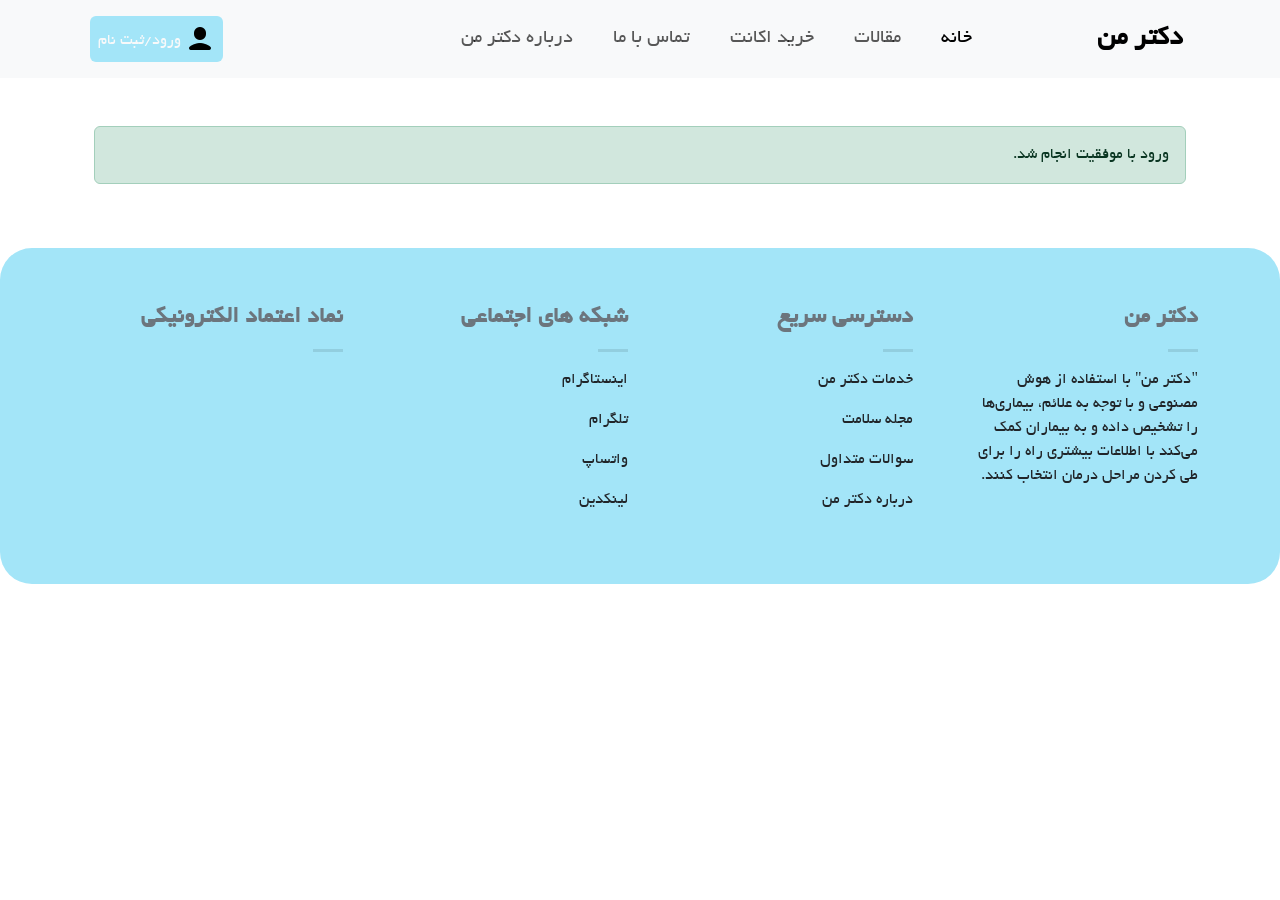
<file: dashboard.html>
<!DOCTYPE html>
<html lang="en">
<head>
    <meta charset="UTF-8">
    <meta name="viewport" content="width=device-width, initial-scale=1.0">
    <link href="https://cdn.jsdelivr.net/npm/bootstrap@5.3.3/dist/css/bootstrap.min.css" rel="stylesheet" integrity="sha384-QWTKZyjpPEjISv5WaRU9OFeRpok6YctnYmDr5pNlyT2bRjXh0JMhjY6hW+ALEwIH" crossorigin="anonymous">
    <link rel="stylesheet" href="css/style.css">
    <script src="jquery-3.7.1.min.js"></script>
    <title>Document</title>
</head>
<body>
    <script src="https://cdn.jsdelivr.net/npm/bootstrap@5.3.3/dist/js/bootstrap.bundle.min.js" integrity="sha384-YvpcrYf0tY3lHB60NNkmXc5s9fDVZLESaAA55NDzOxhy9GkcIdslK1eN7N6jIeHz" crossorigin="anonymous"></script>

  <header>
    <nav class="navbar navbar-expand-lg bg-body-tertiary">
      <div class="container-fluid container-xl">
        <button class="navbar-toggler" type="button" data-bs-toggle="collapse" data-bs-target="#navbarNavAltMarkup" aria-controls="navbarNavAltMarkup" aria-expanded="false" aria-label="Toggle navigation">
          <span class="navbar-toggler-icon"></span>
        </button>
        <a class="navbar-brand fs-3 fw-bold" href="docteroto.html">
          دکتر من
        </a>
        <div class="d-lg-none">
          <a href="#" class="text-decoration-none">
            <img src="assets/images/user24.png" alt="">
          </a>
          <a href="#" class="text-decoration-none">
            <img src="assets/images/searcg24/icons8-search-24.png" alt="">
          </a>
        </div>
        <div class="collapse navbar-collapse justify-content-lg-between" id="navbarNavAltMarkup">
          <div class="navbar-nav gap-lg-4 w-75 justify-content-center">
            <a class="nav-link active fs-5" aria-current="page" href="docteroto.html">خانه</a>
            <a class="nav-link fs-5" href="MoreArticles.html">مقالات</a>
            <a class="nav-link fs-5" href="buyAccount.html">خرید اکانت</a>
            <a class="nav-link fs-5" href="#">تماس با ما</a>
            <a class="nav-link fs-5" href="#">درباره دکتر من</a>
          </div>
          <div class="enter">
            <a href="login.html" class="enter_register text-light p-2 rounded fs-6 m-2 d-none d-lg-inline-block">
              <img src="assets/images/icons8-user-30.png" alt="">
                ورود/ثبت نام
            </a>
          </div>
        </div>


      </div>
    </nav>

   
  </header>

  <main>
    
    <div class="container-fluid container-xl pb-5 pt-5">
      <div class="container-fluid container-xl">
        <div class="alert alert-success" role="alert">
            ورود با موفقیت انجام شد.
        </div>
      </div>
    </div>

  </main>

  <footer>
    <div class="footer rounded-5 p-2">
      <div class="container-fluid container-xl mb-5 mt-5">
        <div class="row">
          <div class="col-12 col-lg-3">
            <ul>
              <li>
                <h4 class="fw-bold fs-4 text-secondary mb-3">دکتر من</h4>
                <div class="divider"></div>
              </li>
              <li>
                <p class="lh-md">"دکتر من" با استفاده از هوش مصنوعی و با توجه به علائم، بیماری‌ها را تشخیص داده و به بیماران کمک می‌کند با اطلاعات بیشتری راه را برای طی کردن مراحل درمان انتخاب کنند.</p>
              </li>
            </ul>
          </div>
          <div class="col-6 col-lg-3">
            <ul>
              <li>
                <h4 class="fw-bold fs-4 text-secondary mb-3">دسترسی سریع</h4>
                <div class="divider"></div>
              </li>
              <li>
                <a href="" class="text-dark mb-3 d-block">خدمات دکتر من</a>
              </li>
              <li>
                <a href="" class="text-dark mb-3 d-block">مجله سلامت</a>
              </li>
              <li>
                <a href="" class="text-dark mb-3 d-block">سوالات متداول</a>
              </li>
              <li>
                <a href="" class="text-dark mb-3 d-block">درباره دکتر من</a>
              </li>
            </ul>
          </div>
          <div class="col-6 col-lg-3">
            <ul>
              <li>
                <h4 class="fw-bold fs-4 text-secondary mb-3">شبکه های اجتماعی</h4>
                <div class="divider"></div>
              </li>
              <li>
                <a href="" class="text-dark mb-3 d-block">اینستاگرام</a>
              </li>
              <li>
                <a href="" class="text-dark mb-3 d-block">تلگرام</a>
              </li>
              <li>
                <a href="" class="text-dark mb-3 d-block">واتساپ</a>
              </li>
              <li>
                <a href="" class="text-dark mb-3 d-block">لینکدین</a>
              </li>
            </ul>
          </div>
          <div class="col-6 col-lg-3">
            <ul>
              <li>
                <h4 class="fw-bold fs-4 text-secondary mb-3">نماد اعتماد الکترونیکی</h4>
                <div class="divider"></div>
              </li>
            </ul>
          </div>
        </div>
      </div>
    </div>
  </footer>

</body>
</html>
</file>
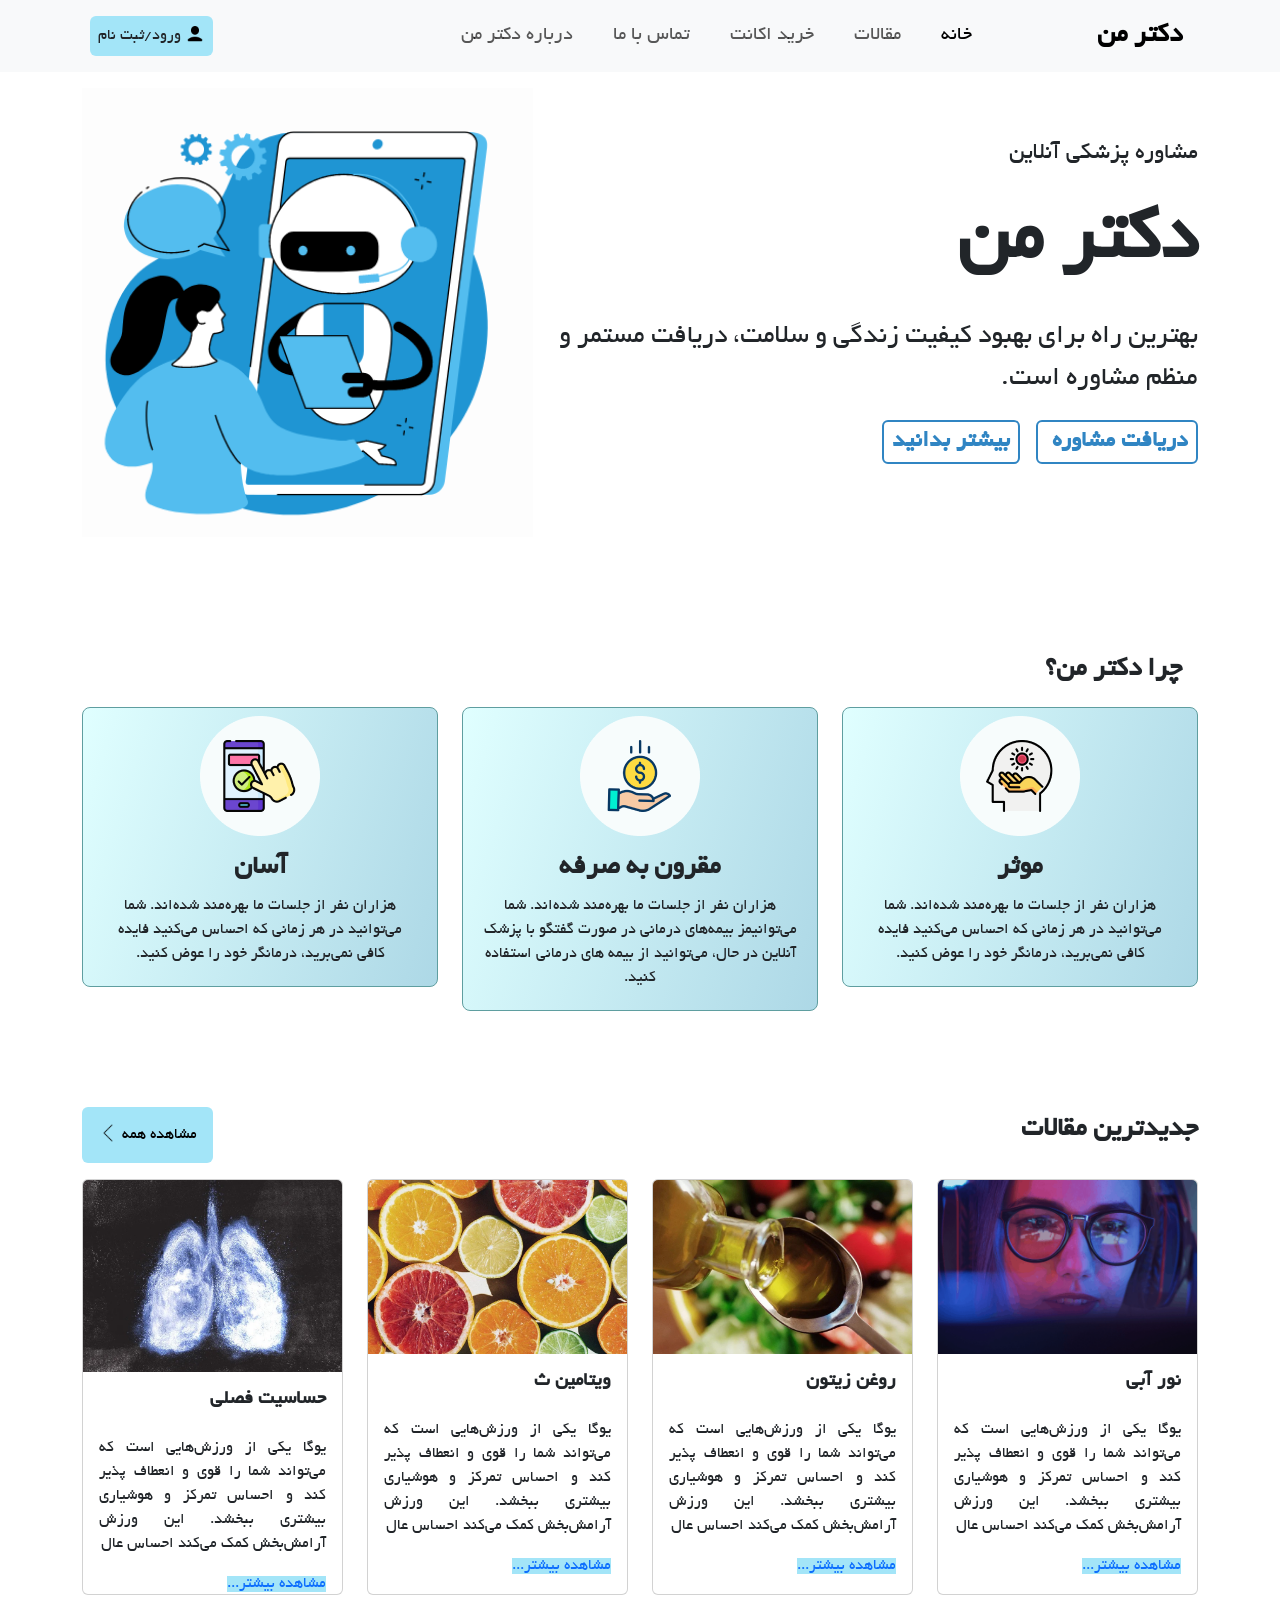
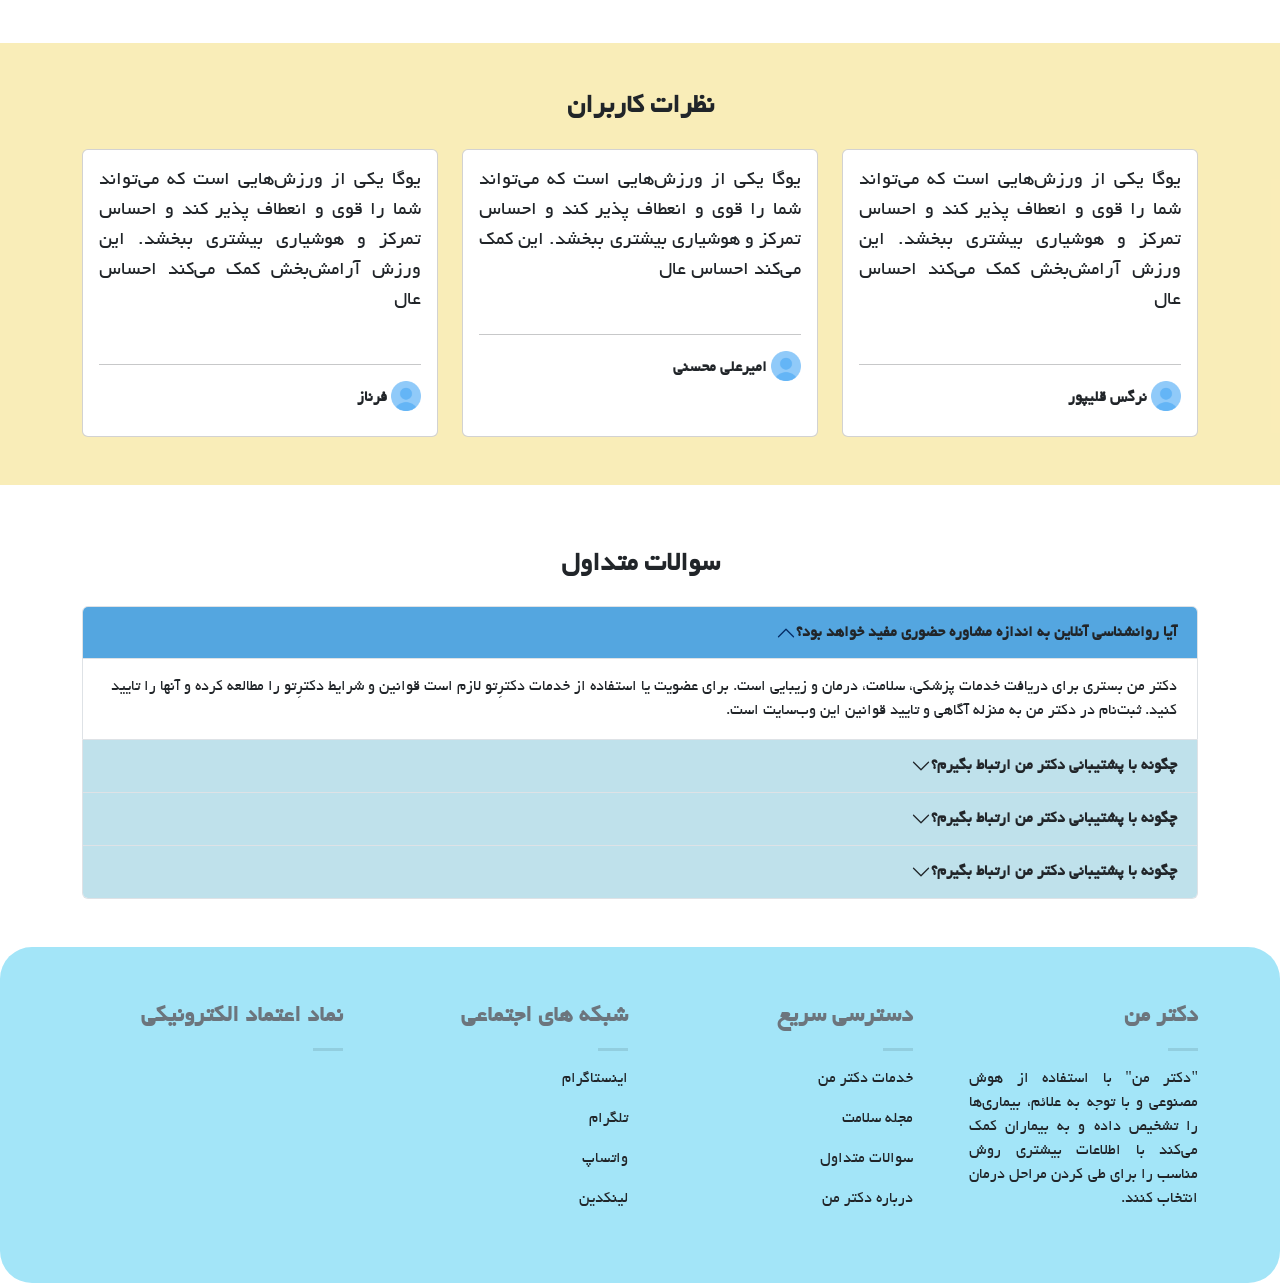
<file: docteroto.html>
<!DOCTYPE html>
<html lang="fa">
  <head>
    <meta charset="UTF-8" />
    <meta name="viewport" content="width=device-width, initial-scale=1.0" />
    <link
      href="https://cdn.jsdelivr.net/npm/bootstrap@5.3.3/dist/css/bootstrap.min.css"
      rel="stylesheet"
      integrity="sha384-QWTKZyjpPEjISv5WaRU9OFeRpok6YctnYmDr5pNlyT2bRjXh0JMhjY6hW+ALEwIH"
      crossorigin="anonymous"
    />
    <link rel="stylesheet" href="css/style.css" />
    <script src="jquery-3.7.1.min.js"></script>
    <title>Document</title>
  </head>
  <body>
    <script
      src="https://cdn.jsdelivr.net/npm/bootstrap@5.3.3/dist/js/bootstrap.bundle.min.js"
      integrity="sha384-YvpcrYf0tY3lHB60NNkmXc5s9fDVZLESaAA55NDzOxhy9GkcIdslK1eN7N6jIeHz"
      crossorigin="anonymous"
    ></script>
    <script src="MainArticles.js"></script>
    <script src="comments.js"></script>

    <header>
      <nav class="navbar navbar-expand-lg bg-body-tertiary">
        <div class="container-fluid container-xl">
          <button
            class="navbar-toggler"
            type="button"
            data-bs-toggle="collapse"
            data-bs-target="#navbarNavAltMarkup"
            aria-controls="navbarNavAltMarkup"
            aria-expanded="false"
            aria-label="Toggle navigation"
          >
            <span class="navbar-toggler-icon"></span>
          </button>
          <a class="navbar-brand fs-3 fw-bold" href="#"> دکتر من </a>
          <div class="d-lg-none">
            <a href="#" class="text-decoration-none">
              <img src="assets/images/user24.png" alt="" />
            </a>
            <a href="#" class="text-decoration-none">
              <img src="assets/images/searcg24/icons8-search-24.png" alt="" />
            </a>
          </div>
          <div
            class="collapse navbar-collapse justify-content-lg-between"
            id="navbarNavAltMarkup"
          >
            <div class="navbar-nav gap-lg-4 w-75 justify-content-center">
              <a class="nav-link active fs-5" aria-current="page" href="#"
                >خانه</a
              >
              <a class="nav-link fs-5" href="MoreArticles.html">مقالات</a>
              <a class="nav-link fs-5" href="buyAccount.html">خرید اکانت</a>
              <a class="nav-link fs-5" href="#">تماس با ما</a>
              <a class="nav-link fs-5" href="#">درباره دکتر من</a>
            </div>
            <div class="enter">
              <a
                href="login.html"
                class="enter_register text-dark p-2 rounded fs-6 m-2 d-none d-lg-inline-block"
              >
                <img
                  src="assets/images/icons8-user-30.png"
                  width="20px"
                  alt=""
                />
                ورود/ثبت نام
              </a>
            </div>
          </div>
        </div>
      </nav>

      <div class="container-fluid container-xl">
        <div class="row">
          <div class="col-lg-7 col-12">
            <div>
              <p class="fw-light fs-4 mt-5 text-center text-lg-end pt-3">
                مشاوره پزشکی آنلاین
              </p>
              <h1
                class="fw-bold title_main_header my-4 text-center text-lg-end"
              >
                دکتر من
              </h1>
              <div class="d-lg-none">
                <div>
                  <img
                    src="assets/images/col.PNG"
                    class="w-100 main_img justify-content-center"
                  />
                </div>
              </div>
              <p class="fw-light fs-3 text-center text-lg-end">
                بهترین راه برای بهبود کیفیت زندگی و سلامت، دریافت مستمر و منظم
                مشاوره است.
              </p>
            </div>
            <div class="mt-4 text-center text-lg-end">
              <a
                href="gpt.html"
                class="w-10 p-2 ms-3 align-items-center justify-content-center get_consult border border-2 rounded fs-4 fw-bold"
              >
                دریافت مشاوره
              </a>
              <a
                href="#"
                class="w-10 p-2 align-items-center justify-content-center get_consult border border-2 rounded fs-4 fw-bold"
              >
                بیشتر بدانید
              </a>
            </div>
          </div>
          <div class="col-lg-5 col-12 d-none d-lg-block">
            <div>
              <img
                src="assets/images/col.PNG"
                class="w-100 main_img justify-content-center pb-5 pt-3"
              />
            </div>
          </div>
        </div>
      </div>
    </header>

    <main>
      <!-- properties -->
      <div class="container-fluid container-xl pb-5 pt-5">
        <div class="header_container_title fs-3 fw-bold p-3">چرا دکتر من؟</div>
        <div class="row row-gap-5">
          <div class="col-12 col-lg-4">
            <div
              class="box_property mb-1 m-lg-0 box_property_1 d-flex flex-column justify-content-center text-center rounded-3 pt-0"
            >
              <div class="icon_property mb-3">
                <img src="assets/images/effi.png" class="mt-2" alt="" />
              </div>
              <h1 class="fs-3 fw-bold mb-2">موثر</h1>
              <p class="fs-6 lh-md mb-0">
                هزاران نفر از جلسات ما بهره‌مند شده‌اند. شما می‌توانید در هر
                زمانی که احساس می‌کنید فایده کافی نمی‌برید، درمانگر خود را عوض
                کنید.
              </p>
            </div>
          </div>
          <div class="col-12 col-lg-4">
            <div
              class="box_property mb-3 m-lg-0 box_property_1 d-flex flex-column justify-content-center text-center rounded-3 pt-0"
            >
              <div class="icon_property mb-3">
                <img src="assets/images/cost.png" class="mt-2" alt="" />
              </div>
              <h1 class="fs-3 fw-bold mb-2">مقرون به صرفه</h1>
              <p class="fs-6 lh-md mb-0">
                هزاران نفر از جلسات ما بهره‌مند شده‌اند. شما می‌توانیمز بیمه‌های
                درمانی در صورت گفتگو با پزشک آنلاین در حال، می‌توانید از بیمه
                های درمانی استفاده کنید.
              </p>
            </div>
          </div>
          <div class="col-12 col-lg-4">
            <div
              class="box_property mb-3 m-lg-0 box_property_1 d-flex flex-column justify-content-center text-center rounded-3 pt-0"
            >
              <div class="icon_property mb-3">
                <img src="assets/images/easy.png" class="mt-2" alt="" />
              </div>
              <h1 class="fs-3 fw-bold mb-2">آسان</h1>
              <p class="fs-6 lh-md mb-0">
                هزاران نفر از جلسات ما بهره‌مند شده‌اند. شما می‌توانید در هر
                زمانی که احساس می‌کنید فایده کافی نمی‌برید، درمانگر خود را عوض
                کنید.
              </p>
            </div>
          </div>
        </div>
      </div>

      <!-- articles -->
      <div class="container-fluid container-xl">
        <div
          class="header_container_title d-flex justify-content-between align-items-center mt-5 mb-3"
        >
          <div class="">
            <h5 class="fs-3 fw-bold">جدیدترین مقالات</h5>
          </div>
          <div class="more rounded rounded-2 p-3">
            <a href="MoreArticles.html" class="check_more text-black">
              <span>مشاهده همه</span>
              <img
                src="assets/images/icons8-arrow-50.png"
                width="20px"
                height="20px"
              />
            </a>
          </div>
        </div>
        <div class="header_container_boxes">
          <div class="row row-gap-5" id="articles"></div>
        </div>
      </div>

      <!-- comments -->
      <div class="comments pb-5">
        <div class="container-fluid container-xl">
          <div
            class="header_container_title text-center align-items-center mt-5 mb-4"
          >
            <h5 class="fs-3 fw-bold pt-5">نظرات کاربران</h5>
          </div>
          <div class="header_container_boxes">
            <div class="row row-gap-5" , id="comments"></div>
          </div>
        </div>
      </div>

      <!-- questions -->
      <div class="questions pb-5">
        <div class="container-fluid container-xl">
          <div
            class="header_container_title text-center align-items-center mt-5 mb-4"
          >
            <h5 class="fs-3 fw-bold pt-3">سوالات متداول</h5>
          </div>
          <div class="header_container_boxes">
            <div class="accordion" id="accordionPanelsStayOpenExample">
              <div class="accordion-item">
                <h2 class="accordion-header">
                  <button
                    class="accordion-button text-dark fw-bold"
                    type="button"
                    data-bs-toggle="collapse"
                    data-bs-target="#panelsStayOpen-collapseOne"
                    aria-expanded="true"
                    aria-controls="panelsStayOpen-collapseOne"
                  >
                    آیا روانشناسی آنلاین به اندازه مشاوره حضوری مفید خواهد بود؟
                  </button>
                </h2>
                <div
                  id="panelsStayOpen-collapseOne"
                  class="accordion-collapse collapse show"
                >
                  <div class="accordion-body">
                    دکتر من بستری برای دریافت خدمات پزشکی، سلامت، درمان و زیبایی
                    است. برای عضویت یا استفاده از خدمات دکترِتو لازم است قوانین
                    و شرایط دکترِتو را مطالعه کرده و آنها را تایید کنید. ثبت‌نام
                    در دکتر من به منزله آگاهی و تایید قوانین این وب‌سایت است.
                  </div>
                </div>
              </div>
              <div class="accordion-item">
                <h2 class="accordion-header">
                  <button
                    class="accordion-button collapsed text-dark fw-bold"
                    type="button"
                    data-bs-toggle="collapse"
                    data-bs-target="#panelsStayOpen-collapseTwo"
                    aria-expanded="false"
                    aria-controls="panelsStayOpen-collapseTwo"
                  >
                    چگونه با پشتیبانی دکتر من ارتباط بگیرم؟
                  </button>
                </h2>
                <div
                  id="panelsStayOpen-collapseTwo"
                  class="accordion-collapse collapse"
                >
                  <div class="accordion-body">
                    .دکتر من بستری برای دریافت خدمات پزشکی، سلامت، درمان و
                    زیبایی است. برای عضویت یا استفاده از خدمات دکترِتو لازم است
                    قوانین و شرایط دکترِتو را مطالعه کرده و آنها را تایید کنید.
                    ثبت‌نام در دکتر من به منزله آگاهی و تایید قوانین این وب‌سایت
                    است
                  </div>
                </div>
              </div>
              <div class="accordion-item">
                <h2 class="accordion-header">
                  <button
                    class="accordion-button collapsed text-dark fw-bold"
                    type="button"
                    data-bs-toggle="collapse"
                    data-bs-target="#panelsStayOpen-collapseThree"
                    aria-expanded="false"
                    aria-controls="panelsStayOpen-collapseThree"
                  >
                    چگونه با پشتیبانی دکتر من ارتباط بگیرم؟
                  </button>
                </h2>
                <div
                  id="panelsStayOpen-collapseThree"
                  class="accordion-collapse collapse"
                >
                  <div class="accordion-body">
                    دکتر من بستری برای دریافت خدمات پزشکی، سلامت، درمان و زیبایی
                    است. برای عضویت یا استفاده از خدمات دکترِتو لازم است قوانین
                    و شرایط دکترِتو را مطالعه کرده و آنها را تایید کنید. ثبت‌نام
                    در دکتر من به منزله آگاهی و تایید قوانین این وب‌سایت است.
                  </div>
                </div>
              </div>
              <div class="accordion-item">
                <h2 class="accordion-header">
                  <button
                    class="accordion-button collapsed text-dark fw-bold"
                    type="button"
                    data-bs-toggle="collapse"
                    data-bs-target="#panelsStayOpen-collapseFour"
                    aria-expanded="false"
                    aria-controls="panelsStayOpen-collapseFour"
                  >
                    چگونه با پشتیبانی دکتر من ارتباط بگیرم؟
                  </button>
                </h2>
                <div
                  id="panelsStayOpen-collapseFour"
                  class="accordion-collapse collapse"
                >
                  <div class="accordion-body">
                    دکتر من بستری برای دریافت خدمات پزشکی، سلامت، درمان و زیبایی
                    است. برای عضویت یا استفاده از خدمات دکتر من لازم است قوانین
                    و شرایط دکترِ من را مطالعه کرده و آنها را تایید کنید.
                    ثبت‌نام در دکتر من به منزله آگاهی و تایید قوانین این وب‌سایت
                    است.
                  </div>
                </div>
              </div>
            </div>
          </div>
        </div>
      </div>
    </main>

    <footer>
      <div class="footer rounded-5 p-2">
        <div class="container-fluid container-xl mb-5 mt-5">
          <div class="row">
            <div class="col-12 col-lg-3">
              <ul>
                <li>
                  <h4 class="fw-bold fs-4 text-secondary mb-3">دکتر من</h4>
                  <div class="divider"></div>
                </li>
                <li>
                  <p class="footer_info lh-md">
                    "دکتر من" با استفاده از هوش مصنوعی و با توجه به علائم،
                    بیماری‌ها را تشخیص داده و به بیماران کمک می‌کند با اطلاعات
                    بیشتری روش مناسب را برای طی کردن مراحل درمان انتخاب کنند.
                  </p>
                </li>
              </ul>
            </div>
            <div class="col-6 col-lg-3">
              <ul>
                <li>
                  <h4 class="fw-bold fs-4 text-secondary mb-3">دسترسی سریع</h4>
                  <div class="divider"></div>
                </li>
                <li>
                  <a href="" class="text-dark mb-3 d-block">خدمات دکتر من</a>
                </li>
                <li>
                  <a href="" class="text-dark mb-3 d-block">مجله سلامت</a>
                </li>
                <li>
                  <a href="" class="text-dark mb-3 d-block">سوالات متداول</a>
                </li>
                <li>
                  <a href="" class="text-dark mb-3 d-block">درباره دکتر من</a>
                </li>
              </ul>
            </div>
            <div class="col-6 col-lg-3">
              <ul>
                <li>
                  <h4 class="fw-bold fs-4 text-secondary mb-3">
                    شبکه های اجتماعی
                  </h4>
                  <div class="divider"></div>
                </li>
                <li>
                  <a href="" class="text-dark mb-3 d-block">اینستاگرام</a>
                </li>
                <li>
                  <a href="" class="text-dark mb-3 d-block">تلگرام</a>
                </li>
                <li>
                  <a href="" class="text-dark mb-3 d-block">واتساپ</a>
                </li>
                <li>
                  <a href="" class="text-dark mb-3 d-block">لینکدین</a>
                </li>
              </ul>
            </div>
            <div class="col-6 col-lg-3">
              <ul>
                <li>
                  <h4 class="fw-bold fs-4 text-secondary mb-3">
                    نماد اعتماد الکترونیکی
                  </h4>
                  <div class="divider"></div>
                </li>
              </ul>
            </div>
          </div>
        </div>
      </div>
    </footer>
  </body>
</html>
</file>
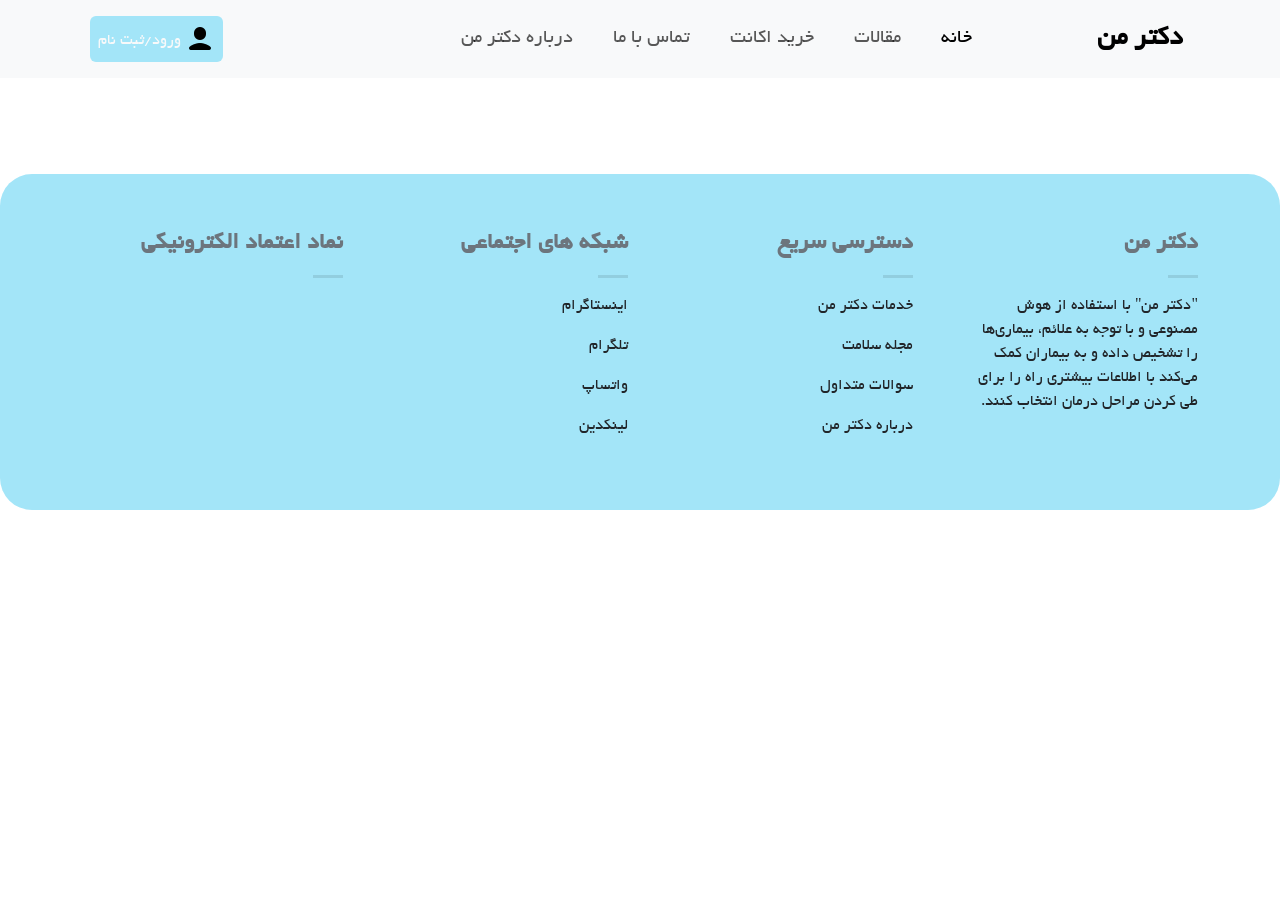
<file: gpt.html>
<!DOCTYPE html>
<html lang="en">
<head>
    <meta charset="UTF-8">
    <meta name="viewport" content="width=device-width, initial-scale=1.0">
    <link href="https://cdn.jsdelivr.net/npm/bootstrap@5.3.3/dist/css/bootstrap.min.css" rel="stylesheet" integrity="sha384-QWTKZyjpPEjISv5WaRU9OFeRpok6YctnYmDr5pNlyT2bRjXh0JMhjY6hW+ALEwIH" crossorigin="anonymous">
    <link rel="stylesheet" href="css/style.css">
    <script src="jquery-3.7.1.min.js"></script>
    <title>Document</title>
</head>
<body>
    <script src="https://cdn.jsdelivr.net/npm/bootstrap@5.3.3/dist/js/bootstrap.bundle.min.js" integrity="sha384-YvpcrYf0tY3lHB60NNkmXc5s9fDVZLESaAA55NDzOxhy9GkcIdslK1eN7N6jIeHz" crossorigin="anonymous"></script>

  <header>
    <nav class="navbar navbar-expand-lg bg-body-tertiary">
      <div class="container-fluid container-xl">
        <button class="navbar-toggler" type="button" data-bs-toggle="collapse" data-bs-target="#navbarNavAltMarkup" aria-controls="navbarNavAltMarkup" aria-expanded="false" aria-label="Toggle navigation">
          <span class="navbar-toggler-icon"></span>
        </button>
        <a class="navbar-brand fs-3 fw-bold" href="docteroto.html">
          دکتر من
        </a>
        <div class="d-lg-none">
          <a href="#" class="text-decoration-none">
            <img src="assets/images/user24.png" alt="">
          </a>
          <a href="#" class="text-decoration-none">
            <img src="assets/images/searcg24/icons8-search-24.png" alt="">
          </a>
        </div>
        <div class="collapse navbar-collapse justify-content-lg-between" id="navbarNavAltMarkup">
          <div class="navbar-nav gap-lg-4 w-75 justify-content-center">
            <a class="nav-link active fs-5" aria-current="page" href="docteroto.html">خانه</a>
            <a class="nav-link fs-5" href="MoreArticles.html">مقالات</a>
            <a class="nav-link fs-5" href="buyAccount.html">خرید اکانت</a>
            <a class="nav-link fs-5" href="#">تماس با ما</a>
            <a class="nav-link fs-5" href="#">درباره دکتر من</a>
          </div>
          <div class="enter">
            <a href="#" class="enter_register text-light p-2 rounded fs-6 m-2 d-none d-lg-inline-block">
              <img src="assets/images/icons8-user-30.png" alt="">
                ورود/ثبت نام
            </a>
          </div>
        </div>


      </div>
    </nav>

   
  </header>

  <main>
    
    <div class="container-fluid container-xl pb-5 pt-5">
      <div class="container-fluid container-xl">
        
      </div>
    </div>

  </main>

  <footer>
    <div class="footer rounded-5 p-2">
      <div class="container-fluid container-xl mb-5 mt-5">
        <div class="row">
          <div class="col-12 col-lg-3">
            <ul>
              <li>
                <h4 class="fw-bold fs-4 text-secondary mb-3">دکتر من</h4>
                <div class="divider"></div>
              </li>
              <li>
                <p class="lh-md">"دکتر من" با استفاده از هوش مصنوعی و با توجه به علائم، بیماری‌ها را تشخیص داده و به بیماران کمک می‌کند با اطلاعات بیشتری راه را برای طی کردن مراحل درمان انتخاب کنند.</p>
              </li>
            </ul>
          </div>
          <div class="col-6 col-lg-3">
            <ul>
              <li>
                <h4 class="fw-bold fs-4 text-secondary mb-3">دسترسی سریع</h4>
                <div class="divider"></div>
              </li>
              <li>
                <a href="" class="text-dark mb-3 d-block">خدمات دکتر من</a>
              </li>
              <li>
                <a href="" class="text-dark mb-3 d-block">مجله سلامت</a>
              </li>
              <li>
                <a href="" class="text-dark mb-3 d-block">سوالات متداول</a>
              </li>
              <li>
                <a href="" class="text-dark mb-3 d-block">درباره دکتر من</a>
              </li>
            </ul>
          </div>
          <div class="col-6 col-lg-3">
            <ul>
              <li>
                <h4 class="fw-bold fs-4 text-secondary mb-3">شبکه های اجتماعی</h4>
                <div class="divider"></div>
              </li>
              <li>
                <a href="" class="text-dark mb-3 d-block">اینستاگرام</a>
              </li>
              <li>
                <a href="" class="text-dark mb-3 d-block">تلگرام</a>
              </li>
              <li>
                <a href="" class="text-dark mb-3 d-block">واتساپ</a>
              </li>
              <li>
                <a href="" class="text-dark mb-3 d-block">لینکدین</a>
              </li>
            </ul>
          </div>
          <div class="col-6 col-lg-3">
            <ul>
              <li>
                <h4 class="fw-bold fs-4 text-secondary mb-3">نماد اعتماد الکترونیکی</h4>
                <div class="divider"></div>
              </li>
            </ul>
          </div>
        </div>
      </div>
    </div>
  </footer>

</body>
</html>
</file>
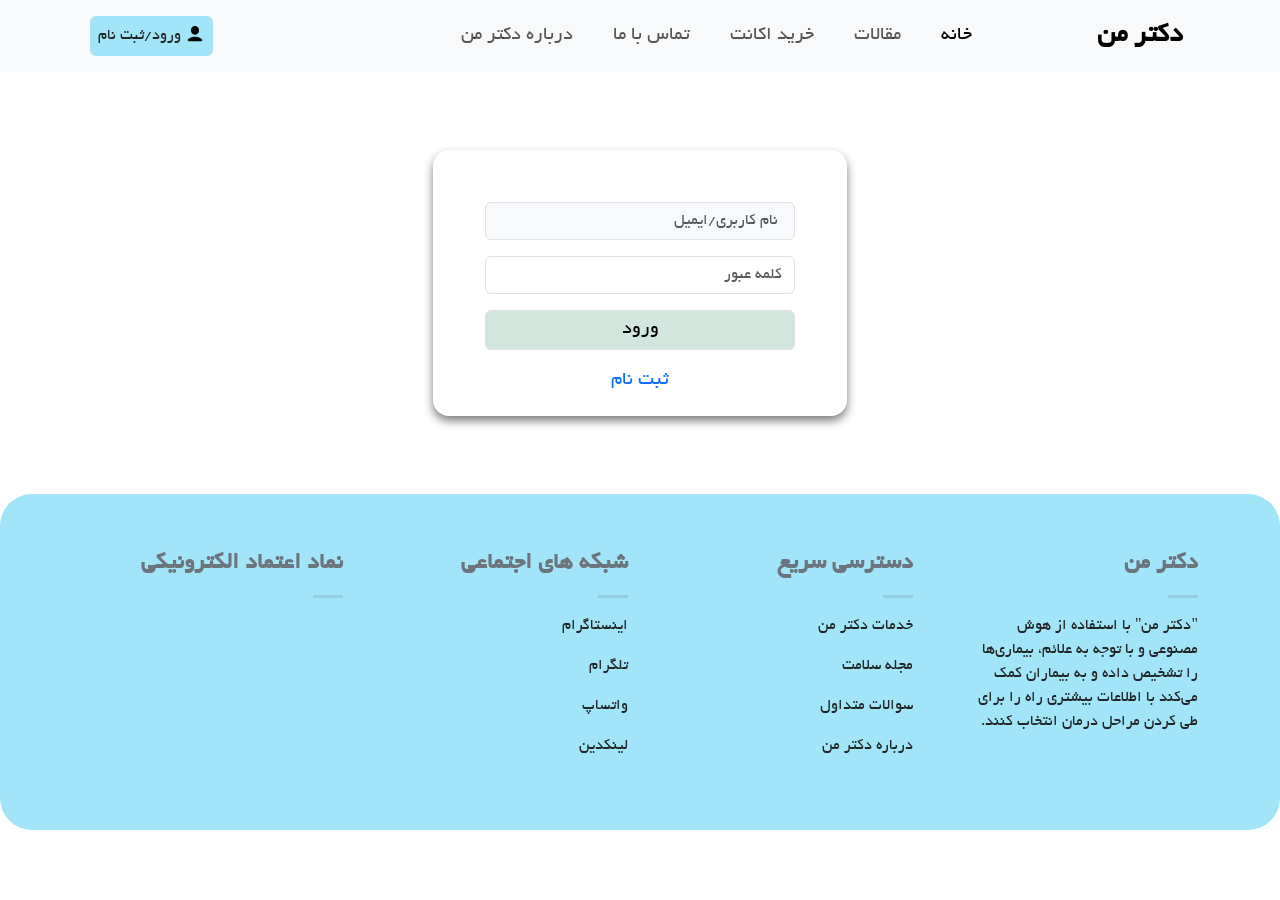
<file: login.html>
<!DOCTYPE html>
<html lang="en">
<head>
    <meta charset="UTF-8">
    <meta name="viewport" content="width=device-width, initial-scale=1.0">
    <link href="https://cdn.jsdelivr.net/npm/bootstrap@5.3.3/dist/css/bootstrap.min.css" rel="stylesheet" integrity="sha384-QWTKZyjpPEjISv5WaRU9OFeRpok6YctnYmDr5pNlyT2bRjXh0JMhjY6hW+ALEwIH" crossorigin="anonymous">
    <link rel="stylesheet" href="css/style.css">
    <script src="jquery-3.7.1.min.js"></script>
    <script src="login.js"></script>
    <title>logIn</title>
</head>
<body>
    <script src="https://cdn.jsdelivr.net/npm/bootstrap@5.3.3/dist/js/bootstrap.bundle.min.js" integrity="sha384-YvpcrYf0tY3lHB60NNkmXc5s9fDVZLESaAA55NDzOxhy9GkcIdslK1eN7N6jIeHz" crossorigin="anonymous"></script>

  <header>
    <nav class="navbar navbar-expand-lg bg-body-tertiary">
      <div class="container-fluid container-xl">
        <button class="navbar-toggler" type="button" data-bs-toggle="collapse" data-bs-target="#navbarNavAltMarkup" aria-controls="navbarNavAltMarkup" aria-expanded="false" aria-label="Toggle navigation">
          <span class="navbar-toggler-icon"></span>
        </button>
        <a class="navbar-brand fs-3 fw-bold" href="docteroto.html">
          دکتر من
        </a>
        <div class="d-lg-none">
          <a href="#" class="text-decoration-none">
            <img src="assets/images/user24.png" alt="">
          </a>
          <a href="#" class="text-decoration-none">
            <img src="assets/images/searcg24/icons8-search-24.png" alt="">
          </a>
        </div>
        <div class="collapse navbar-collapse justify-content-lg-between" id="navbarNavAltMarkup">
          <div class="navbar-nav gap-lg-4 w-75 justify-content-center">
            <a class="nav-link active fs-5" aria-current="page" href="docteroto.html">خانه</a>
            <a class="nav-link fs-5" href="MoreArticles.html">مقالات</a>
            <a class="nav-link fs-5" href="buyAccount.html">خرید اکانت</a>
            <a class="nav-link fs-5" href="#">تماس با ما</a>
            <a class="nav-link fs-5" href="#">درباره دکتر من</a>
          </div>
          <div class="enter">
            <a href="login.html" class="enter_register text-dark p-2 rounded fs-6 m-2 d-none d-lg-inline-block">
              <img src="assets/images/icons8-user-30.png" width="20px" alt="">
                ورود/ثبت نام
            </a>
          </div>
        </div>


      </div>
    </nav>

   
  </header>

  <main>
    
    <div class="container-fluid container-xl pb-5 pt-5">
      <div class="container-fluid container-xl">
        <div class="log_in border border-0 rounded-4">
          <form>
            <div class="myform_group form-group row g-3 mt-3 justify-content-center">
              <div class="col-10">
                <input type="text" class="form-control rounded bg-light" id="inputEmail" placeholder=" نام کاربری/ایمیل">
              </div>
              <div class="col-10">
                <input type="password" class="form-control rounded" id="inputPassword" placeholder="کلمه عبور">
              </div>
              <div class="col-10 text-center fs-5 mb-3">
                <button class="enter w-100 rounded border pt-1 pb-1 bg-success-subtle" type="submit">ورود</button>
              </div>
            </div>
          </form>

          <div class="sign_up text-center fs-5 ">
            <a href="signUp.html">ثبت نام</a>
          </div>
        </div>           
      </div>
    </div>

  </main>

  <footer>
    <div class="footer rounded-5 p-2">
      <div class="container-fluid container-xl mb-5 mt-5">
        <div class="row">
          <div class="col-12 col-lg-3">
            <ul>
              <li>
                <h4 class="fw-bold fs-4 text-secondary mb-3">دکتر من</h4>
                <div class="divider"></div>
              </li>
              <li>
                <p class="lh-md">"دکتر من" با استفاده از هوش مصنوعی و با توجه به علائم، بیماری‌ها را تشخیص داده و به بیماران کمک می‌کند با اطلاعات بیشتری راه را برای طی کردن مراحل درمان انتخاب کنند.</p>
              </li>
            </ul>
          </div>
          <div class="col-6 col-lg-3">
            <ul>
              <li>
                <h4 class="fw-bold fs-4 text-secondary mb-3">دسترسی سریع</h4>
                <div class="divider"></div>
              </li>
              <li>
                <a href="" class="text-dark mb-3 d-block">خدمات دکتر من</a>
              </li>
              <li>
                <a href="" class="text-dark mb-3 d-block">مجله سلامت</a>
              </li>
              <li>
                <a href="" class="text-dark mb-3 d-block">سوالات متداول</a>
              </li>
              <li>
                <a href="" class="text-dark mb-3 d-block">درباره دکتر من</a>
              </li>
            </ul>
          </div>
          <div class="col-6 col-lg-3">
            <ul>
              <li>
                <h4 class="fw-bold fs-4 text-secondary mb-3">شبکه های اجتماعی</h4>
                <div class="divider"></div>
              </li>
              <li>
                <a href="" class="text-dark mb-3 d-block">اینستاگرام</a>
              </li>
              <li>
                <a href="" class="text-dark mb-3 d-block">تلگرام</a>
              </li>
              <li>
                <a href="" class="text-dark mb-3 d-block">واتساپ</a>
              </li>
              <li>
                <a href="" class="text-dark mb-3 d-block">لینکدین</a>
              </li>
            </ul>
          </div>
          <div class="col-6 col-lg-3">
            <ul>
              <li>
                <h4 class="fw-bold fs-4 text-secondary mb-3">نماد اعتماد الکترونیکی</h4>
                <div class="divider"></div>
              </li>
            </ul>
          </div>
        </div>
      </div>
    </div>
  </footer>

</body>
</html>
</file>
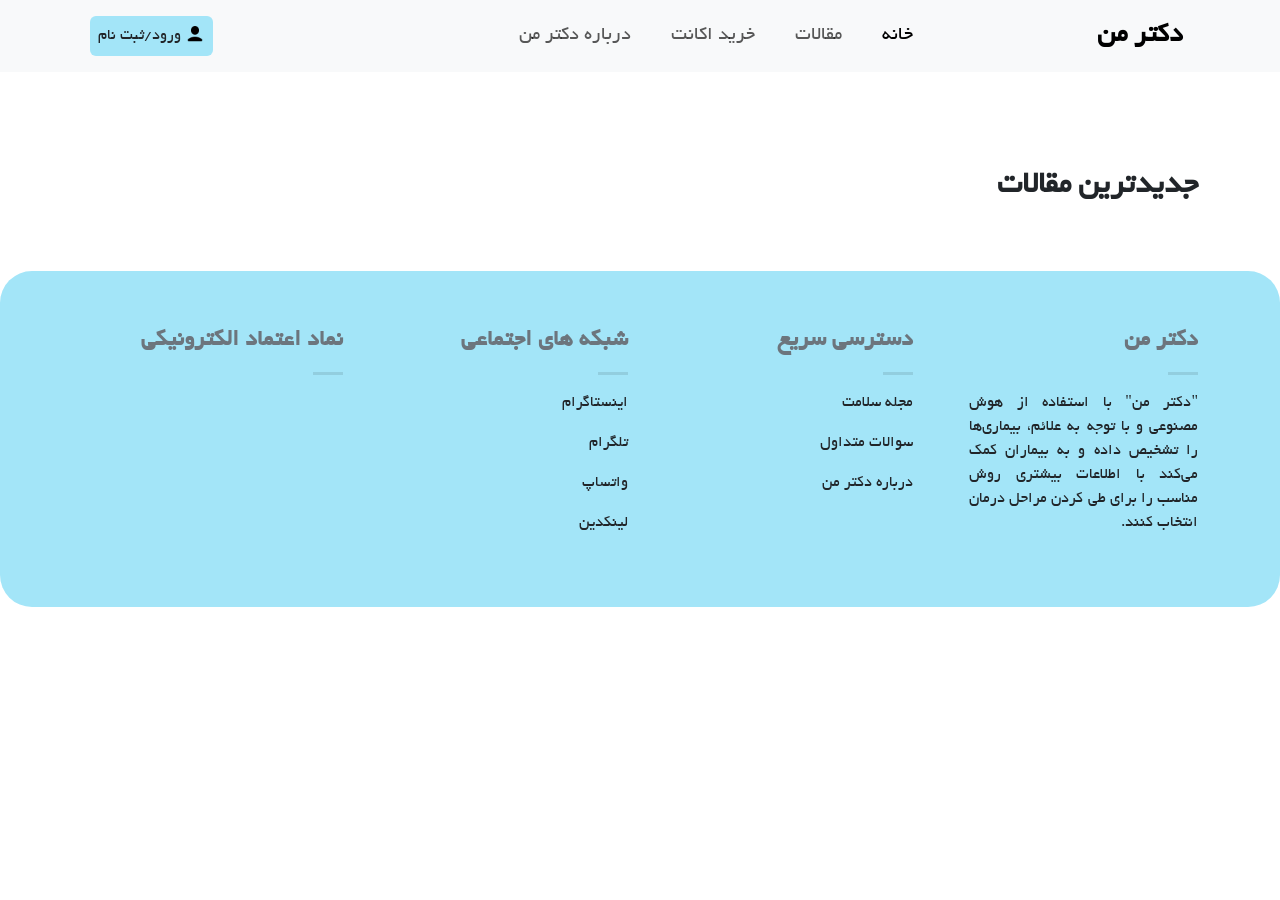
<file: readArticle.html>
<!DOCTYPE html>
<html lang="en">
<head>
    <meta charset="UTF-8">
    <meta name="viewport" content="width=device-width, initial-scale=1.0">
    <link href="https://cdn.jsdelivr.net/npm/bootstrap@5.3.3/dist/css/bootstrap.min.css" rel="stylesheet" integrity="sha384-QWTKZyjpPEjISv5WaRU9OFeRpok6YctnYmDr5pNlyT2bRjXh0JMhjY6hW+ALEwIH" crossorigin="anonymous">
    <link rel="stylesheet" href="css/style.css">
    <script src="jquery-3.7.1.min.js"></script>
    <title>Document</title>
</head>
<body>
    <script src="https://cdn.jsdelivr.net/npm/bootstrap@5.3.3/dist/js/bootstrap.bundle.min.js" integrity="sha384-YvpcrYf0tY3lHB60NNkmXc5s9fDVZLESaAA55NDzOxhy9GkcIdslK1eN7N6jIeHz" crossorigin="anonymous"></script>
    <script src="readArticle.js"></script>

  <header>
    <nav class="navbar navbar-expand-lg bg-body-tertiary">
      <div class="container-fluid container-xl">
        <button class="navbar-toggler" type="button" data-bs-toggle="collapse" data-bs-target="#navbarNavAltMarkup" aria-controls="navbarNavAltMarkup" aria-expanded="false" aria-label="Toggle navigation">
          <span class="navbar-toggler-icon"></span>
        </button>
        <a class="navbar-brand fs-3 fw-bold" href="index.html">
          دکتر من
        </a>
        <div class="d-lg-none">
          <a href="#" class="text-decoration-none">
            <img src="assets/images/user24.png" alt="">
          </a>
          <a href="#" class="text-decoration-none">
            <img src="assets/images/searcg24/icons8-search-24.png" alt="">
          </a>
        </div>
        <div class="collapse navbar-collapse justify-content-lg-between" id="navbarNavAltMarkup">
          <div class="navbar-nav gap-lg-4 w-75 justify-content-center">
            <a class="nav-link active fs-5" aria-current="page" href="docteroto.html">خانه</a>
            <a class="nav-link fs-5" href="articles.html">مقالات</a>
            <a class="nav-link fs-5" href="buyAccount.html">خرید اکانت</a>
            <!-- <a class="nav-link fs-5" href="#">تماس با ما</a> -->
            <a class="nav-link fs-5" href="AboutDoctoreTo.html">درباره دکتر من</a>
          </div>
          <div class="enter">
            <a href="login.html" class="enter_register text-dark p-2 rounded fs-6 m-2 d-none d-lg-inline-block">
              <img src="assets/images/icons8-user-30.png" width="20px" alt="">
                ورود/ثبت نام
            </a>
          </div>
        </div>


      </div>
    </nav>
  </header>

  <main>

    <!-- articles -->
    <div class="container-fluid container-xl">
      <div class="header_container_title d-flex justify-content-between align-items-center mt-5 mb-3">        
        <div class="text-center">
          <h5 class="fs-2 fw-bold my-5 text-center">جدیدترین مقالات</h5>
          <div class="mt-5 text-center" id="articles"></div>
        </div>
          
        </div>
      </div>

    </div>


  </main>

  <footer>
    <div class="footer rounded-5 p-2">
      <div class="container-fluid container-xl mb-5 mt-5">
        <div class="row">
          <div class="col-12 col-lg-3">
            <ul>
              <li>
                <h4 class="fw-bold fs-4 text-secondary mb-3">دکتر من</h4>
                <div class="divider"></div>
              </li>
              <li>
                <p class="footer_info lh-md">"دکتر من" با استفاده از هوش مصنوعی و با توجه به علائم، بیماری‌ها را تشخیص داده و به بیماران کمک می‌کند با اطلاعات بیشتری روش مناسب را برای طی کردن مراحل درمان انتخاب کنند.</p>
              </li>
            </ul>
          </div>
          <div class="col-6 col-lg-3">
            <ul>
              <li>
                <h4 class="fw-bold fs-4 text-secondary mb-3">دسترسی سریع</h4>
                <div class="divider"></div>
              </li>
              <li>
                <a href="articles.html" class="text-dark mb-3 d-block">مجله سلامت</a>
              </li>
              <li>
                <a href="index.html" class="text-dark mb-3 d-block">سوالات متداول</a>
              </li>
              <li>
                <a href="AboutDoctoreTo.html" class="text-dark mb-3 d-block">درباره دکتر من</a>
              </li>
            </ul>
          </div>
          <div class="col-6 col-lg-3">
            <ul>
              <li>
                <h4 class="fw-bold fs-4 text-secondary mb-3">شبکه های اجتماعی</h4>
                <div class="divider"></div>
              </li>
              <li>
                <a href="" class="text-dark mb-3 d-block">اینستاگرام</a>
              </li>
              <li>
                <a href="" class="text-dark mb-3 d-block">تلگرام</a>
              </li>
              <li>
                <a href="" class="text-dark mb-3 d-block">واتساپ</a>
              </li>
              <li>
                <a href="" class="text-dark mb-3 d-block">لینکدین</a>
              </li>
            </ul>
          </div>
          <div class="col-6 col-lg-3">
            <ul>
              <li>
                <h4 class="fw-bold fs-4 text-secondary mb-3">نماد اعتماد الکترونیکی</h4>
                <div class="divider"></div>
              </li>
            </ul>
          </div>
        </div>
      </div>
    </div>
  </footer>

</body>
</html>
</file>
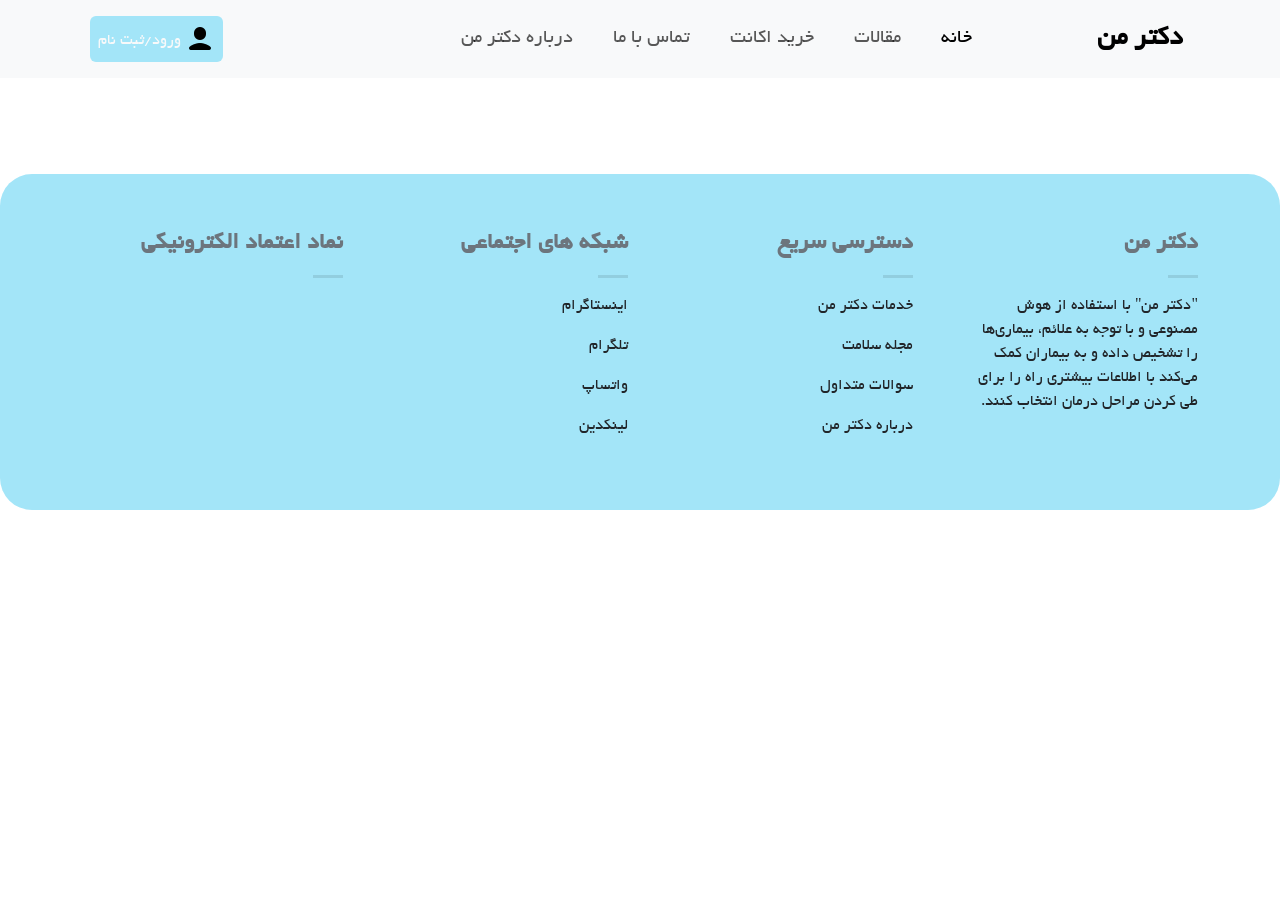
<file: readMore.html>
<!DOCTYPE html>
<html lang="en">
<head>
    <meta charset="UTF-8">
    <meta name="viewport" content="width=device-width, initial-scale=1.0">
    <link href="https://cdn.jsdelivr.net/npm/bootstrap@5.3.3/dist/css/bootstrap.min.css" rel="stylesheet" integrity="sha384-QWTKZyjpPEjISv5WaRU9OFeRpok6YctnYmDr5pNlyT2bRjXh0JMhjY6hW+ALEwIH" crossorigin="anonymous">
    <link rel="stylesheet" href="css/style.css">
    <script src="jquery-3.7.1.min.js"></script>
    <title>Document</title>
</head>
<body>
    <script src="https://cdn.jsdelivr.net/npm/bootstrap@5.3.3/dist/js/bootstrap.bundle.min.js" integrity="sha384-YvpcrYf0tY3lHB60NNkmXc5s9fDVZLESaAA55NDzOxhy9GkcIdslK1eN7N6jIeHz" crossorigin="anonymous"></script>

  <header>
    <nav class="navbar navbar-expand-lg bg-body-tertiary">
      <div class="container-fluid container-xl">
        <button class="navbar-toggler" type="button" data-bs-toggle="collapse" data-bs-target="#navbarNavAltMarkup" aria-controls="navbarNavAltMarkup" aria-expanded="false" aria-label="Toggle navigation">
          <span class="navbar-toggler-icon"></span>
        </button>
        <a class="navbar-brand fs-3 fw-bold" href="docteroto.html">
          دکتر من
        </a>
        <div class="d-lg-none">
          <a href="#" class="text-decoration-none">
            <img src="assets/images/user24.png" alt="">
          </a>
          <a href="#" class="text-decoration-none">
            <img src="assets/images/searcg24/icons8-search-24.png" alt="">
          </a>
        </div>
        <div class="collapse navbar-collapse justify-content-lg-between" id="navbarNavAltMarkup">
          <div class="navbar-nav gap-lg-4 w-75 justify-content-center">
            <a class="nav-link active fs-5" aria-current="page" href="docteroto.html">خانه</a>
            <a class="nav-link fs-5" href="MoreArticles.html">مقالات</a>
            <a class="nav-link fs-5" href="buyAccount.html">خرید اکانت</a>
            <a class="nav-link fs-5" href="#">تماس با ما</a>
            <a class="nav-link fs-5" href="#">درباره دکتر من</a>
          </div>
          <div class="enter">
            <a href="#" class="enter_register text-light p-2 rounded fs-6 m-2 d-none d-lg-inline-block">
              <img src="assets/images/icons8-user-30.png" alt="">
                ورود/ثبت نام
            </a>
          </div>
        </div>


      </div>
    </nav>

   
  </header>

  <main>
    
    <div class="container-fluid container-xl pb-5 pt-5">
      <div class="container-fluid container-xl">
        <div id="readMore">
          
        </div>
        
      </div>
    </div>

  </main>

  <footer>
    <div class="footer rounded-5 p-2">
      <div class="container-fluid container-xl mb-5 mt-5">
        <div class="row">
          <div class="col-12 col-lg-3">
            <ul>
              <li>
                <h4 class="fw-bold fs-4 text-secondary mb-3">دکتر من</h4>
                <div class="divider"></div>
              </li>
              <li>
                <p class="lh-md">"دکتر من" با استفاده از هوش مصنوعی و با توجه به علائم، بیماری‌ها را تشخیص داده و به بیماران کمک می‌کند با اطلاعات بیشتری راه را برای طی کردن مراحل درمان انتخاب کنند.</p>
              </li>
            </ul>
          </div>
          <div class="col-6 col-lg-3">
            <ul>
              <li>
                <h4 class="fw-bold fs-4 text-secondary mb-3">دسترسی سریع</h4>
                <div class="divider"></div>
              </li>
              <li>
                <a href="" class="text-dark mb-3 d-block">خدمات دکتر من</a>
              </li>
              <li>
                <a href="" class="text-dark mb-3 d-block">مجله سلامت</a>
              </li>
              <li>
                <a href="" class="text-dark mb-3 d-block">سوالات متداول</a>
              </li>
              <li>
                <a href="" class="text-dark mb-3 d-block">درباره دکتر من</a>
              </li>
            </ul>
          </div>
          <div class="col-6 col-lg-3">
            <ul>
              <li>
                <h4 class="fw-bold fs-4 text-secondary mb-3">شبکه های اجتماعی</h4>
                <div class="divider"></div>
              </li>
              <li>
                <a href="" class="text-dark mb-3 d-block">اینستاگرام</a>
              </li>
              <li>
                <a href="" class="text-dark mb-3 d-block">تلگرام</a>
              </li>
              <li>
                <a href="" class="text-dark mb-3 d-block">واتساپ</a>
              </li>
              <li>
                <a href="" class="text-dark mb-3 d-block">لینکدین</a>
              </li>
            </ul>
          </div>
          <div class="col-6 col-lg-3">
            <ul>
              <li>
                <h4 class="fw-bold fs-4 text-secondary mb-3">نماد اعتماد الکترونیکی</h4>
                <div class="divider"></div>
              </li>
            </ul>
          </div>
        </div>
      </div>
    </div>
  </footer>

</body>
</html>
</file>
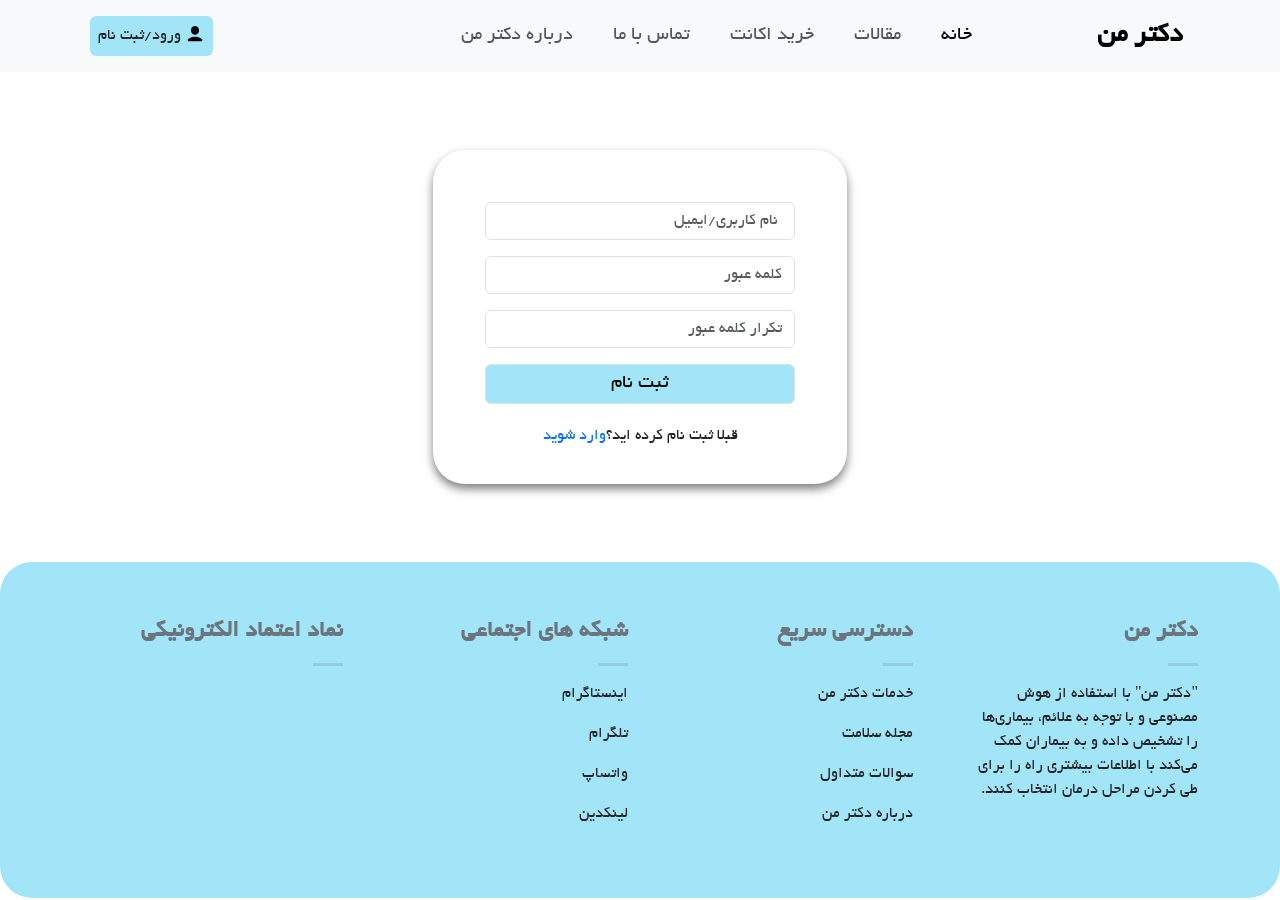
<file: signUp.html>
<!DOCTYPE html>
<html lang="en">
<head>
    <meta charset="UTF-8">
    <meta name="viewport" content="width=device-width, initial-scale=1.0">
    <link href="https://cdn.jsdelivr.net/npm/bootstrap@5.3.3/dist/css/bootstrap.min.css" rel="stylesheet" integrity="sha384-QWTKZyjpPEjISv5WaRU9OFeRpok6YctnYmDr5pNlyT2bRjXh0JMhjY6hW+ALEwIH" crossorigin="anonymous">
    <link rel="stylesheet" href="css/style.css">
    <script src="jquery-3.7.1.min.js"></script>
    <script src="login.js"></script>
    <title>SignUp</title>
</head>
<body>
    <script src="https://cdn.jsdelivr.net/npm/bootstrap@5.3.3/dist/js/bootstrap.bundle.min.js" integrity="sha384-YvpcrYf0tY3lHB60NNkmXc5s9fDVZLESaAA55NDzOxhy9GkcIdslK1eN7N6jIeHz" crossorigin="anonymous"></script>

  <header>
    <nav class="navbar navbar-expand-lg bg-body-tertiary">
      <div class="container-fluid container-xl">
        <button class="navbar-toggler" type="button" data-bs-toggle="collapse" data-bs-target="#navbarNavAltMarkup" aria-controls="navbarNavAltMarkup" aria-expanded="false" aria-label="Toggle navigation">
          <span class="navbar-toggler-icon"></span>
        </button>
        <a class="navbar-brand fs-3 fw-bold" href="docteroto.html">
          دکتر من
        </a>
        <div class="d-lg-none">
          <a href="#" class="text-decoration-none">
            <img src="assets/images/user24.png" alt="">
          </a>
          <a href="#" class="text-decoration-none">
            <img src="assets/images/searcg24/icons8-search-24.png" alt="">
          </a>
        </div>
        <div class="collapse navbar-collapse justify-content-lg-between" id="navbarNavAltMarkup">
          <div class="navbar-nav gap-lg-4 w-75 justify-content-center">
            <a class="nav-link active fs-5" aria-current="page" href="docteroto.html">خانه</a>
            <a class="nav-link fs-5" href="MoreArticles.html">مقالات</a>
            <a class="nav-link fs-5" href="buyAccount.html">خرید اکانت</a>
            <a class="nav-link fs-5" href="#">تماس با ما</a>
            <a class="nav-link fs-5" href="#">درباره دکتر من</a>
          </div>
          <div class="enter">
            <a href="login.html" class="enter_register text-dark p-2 rounded fs-6 m-2 d-none d-lg-inline-block">
              <img src="assets/images/icons8-user-30.png" width="20px" alt="">
                ورود/ثبت نام
            </a>
          </div>
        </div>


      </div>
    </nav>

   
  </header>

  <main>
    
    <div class="container-fluid container-xl pb-5 pt-5">
      <div class="container-fluid container-xl">
        <div class="log_in border border-0 rounded-5">
          <form>
            <div class="myform_group form-group row g-3 mt-3 justify-content-center">
              <div class="col-10">
                <input type="text" class="form-control rounded" id="registerUserName" placeholder=" نام کاربری/ایمیل">
              </div>
              <div class="col-10">
                <input type="password" class="form-control rounded" id="registerPassword" placeholder="کلمه عبور">
              </div>
              <div class="col-10">
                <input type="password" class="form-control rounded" id="repeatPassword" placeholder="تکرار کلمه عبور">
              </div>
              <div class="col-10 text-center fs-5 mb-1">
                <button class="enter w-100 rounded border pt-1 pb-1"  id="register" type="submit">ثبت نام</button>
              </div>
              <p class="text-center"> قبلا ثبت نام کرده اید؟<a href="login.html">وارد شوید  </a></p>
            </div>
          </form>

        </div>           
      </div>
    </div>

  </main>

  <footer>
    <div class="footer rounded-5 p-2">
      <div class="container-fluid container-xl mb-5 mt-5">
        <div class="row">
          <div class="col-12 col-lg-3">
            <ul>
              <li>
                <h4 class="fw-bold fs-4 text-secondary mb-3">دکتر من</h4>
                <div class="divider"></div>
              </li>
              <li>
                <p class="lh-md">"دکتر من" با استفاده از هوش مصنوعی و با توجه به علائم، بیماری‌ها را تشخیص داده و به بیماران کمک می‌کند با اطلاعات بیشتری راه را برای طی کردن مراحل درمان انتخاب کنند.</p>
              </li>
            </ul>
          </div>
          <div class="col-6 col-lg-3">
            <ul>
              <li>
                <h4 class="fw-bold fs-4 text-secondary mb-3">دسترسی سریع</h4>
                <div class="divider"></div>
              </li>
              <li>
                <a href="" class="text-dark mb-3 d-block">خدمات دکتر من</a>
              </li>
              <li>
                <a href="" class="text-dark mb-3 d-block">مجله سلامت</a>
              </li>
              <li>
                <a href="" class="text-dark mb-3 d-block">سوالات متداول</a>
              </li>
              <li>
                <a href="" class="text-dark mb-3 d-block">درباره دکتر من</a>
              </li>
            </ul>
          </div>
          <div class="col-6 col-lg-3">
            <ul>
              <li>
                <h4 class="fw-bold fs-4 text-secondary mb-3">شبکه های اجتماعی</h4>
                <div class="divider"></div>
              </li>
              <li>
                <a href="" class="text-dark mb-3 d-block">اینستاگرام</a>
              </li>
              <li>
                <a href="" class="text-dark mb-3 d-block">تلگرام</a>
              </li>
              <li>
                <a href="" class="text-dark mb-3 d-block">واتساپ</a>
              </li>
              <li>
                <a href="" class="text-dark mb-3 d-block">لینکدین</a>
              </li>
            </ul>
          </div>
          <div class="col-6 col-lg-3">
            <ul>
              <li>
                <h4 class="fw-bold fs-4 text-secondary mb-3">نماد اعتماد الکترونیکی</h4>
                <div class="divider"></div>
              </li>
            </ul>
          </div>
        </div>
      </div>
    </div>
  </footer>

</body>
</html>
</file>
<file: css/style.css>
*{
    padding: 0;
    margin: 0;
    box-sizing: border-box;
}

:root {
    --color_AAD9BB : #AAD9BB;
    --color_80BCBD : #80BCBD;
    --color_ADD8 : #add8e6c5;
    --color_foot : #a3e5f8;
}

body {
    direction: rtl;
    font-family: myYekan;
    /* background-color: var(--color_AAD9BB); */
}

@font-face {
    font-family: myYekan;
    src: url(../assets/fonts/Yekan.ttf);
}

.enter_register{
    background-color: var(--color_foot);
    text-decoration: none;
}

.title_main_header {
    font-size: 80px;
}

.get_consult {
    text-decoration: none;
    color: #3085C3;
    border-color: #3085C3 !important;
}

.main_img {
    width: 100%;
}

@media screen and (max-width:600.98px) {
    .title_main_header {
        font-size: 60px;
    }
}

.box_property {
    /* height: 280px; */
    border: none;
    padding: 20px;
    background: linear-gradient(107deg,#e0ffff,#add8e6);
    border: 1px solid cadetblue;   
}

.box_account {
    /* height: 280px; */
    border: none;
    padding: 20px;
    background: white;
    border: 1px solid cadetblue;
    
}


ul {
    list-style: none;
}

a {
    text-decoration: none;
}

.divider {
    background-color: rgba(0, 0, 0, .1);
    display: block;
    height: 3px;
    margin: 1em 0;
    max-width: 30px;
    width: 100%;
}


.card-img-top {
    width: 100%;
    height: 12rem;
    object-fit: cover;
}

.card-text {
    text-align: justify;
  }

.more{
    background-color: var(--color_foot);
}

.check_more {
    background-color: var(--color_foot);
}


.comments {
    /* background-color: #f6e18b; */
    background-color: #f6e18b9b;
}


.questions {
    background-color: #ffffff;
}

.accordion {
	--bs-accordion-btn-color: ghostwhite;
	--bs-accordion-btn-bg: #add8e6c5;
	--bs-accordion-active-color: #3085C3;
	--bs-accordion-active-bg: #54a6e0;
}


.log_in {
    width: 38%;
    margin: 30px auto;
    padding: 20px;
    box-shadow: 0px 5px 10px 0px rgba(0, 0, 0, 0.5); 
    /* background-color: #d7f3a3; */
}

.mylink {
    margin: 10px auto;
}


.log_in_email:hover {
    color: rgb(2, 64, 81);
  }

.log_in_phone:hover {
    color: rgb(2, 64, 81);
}


.footer, #register {
    background-color: var(--color_foot);
}

.footer_info {
    text-align: justify;
}
</file>
